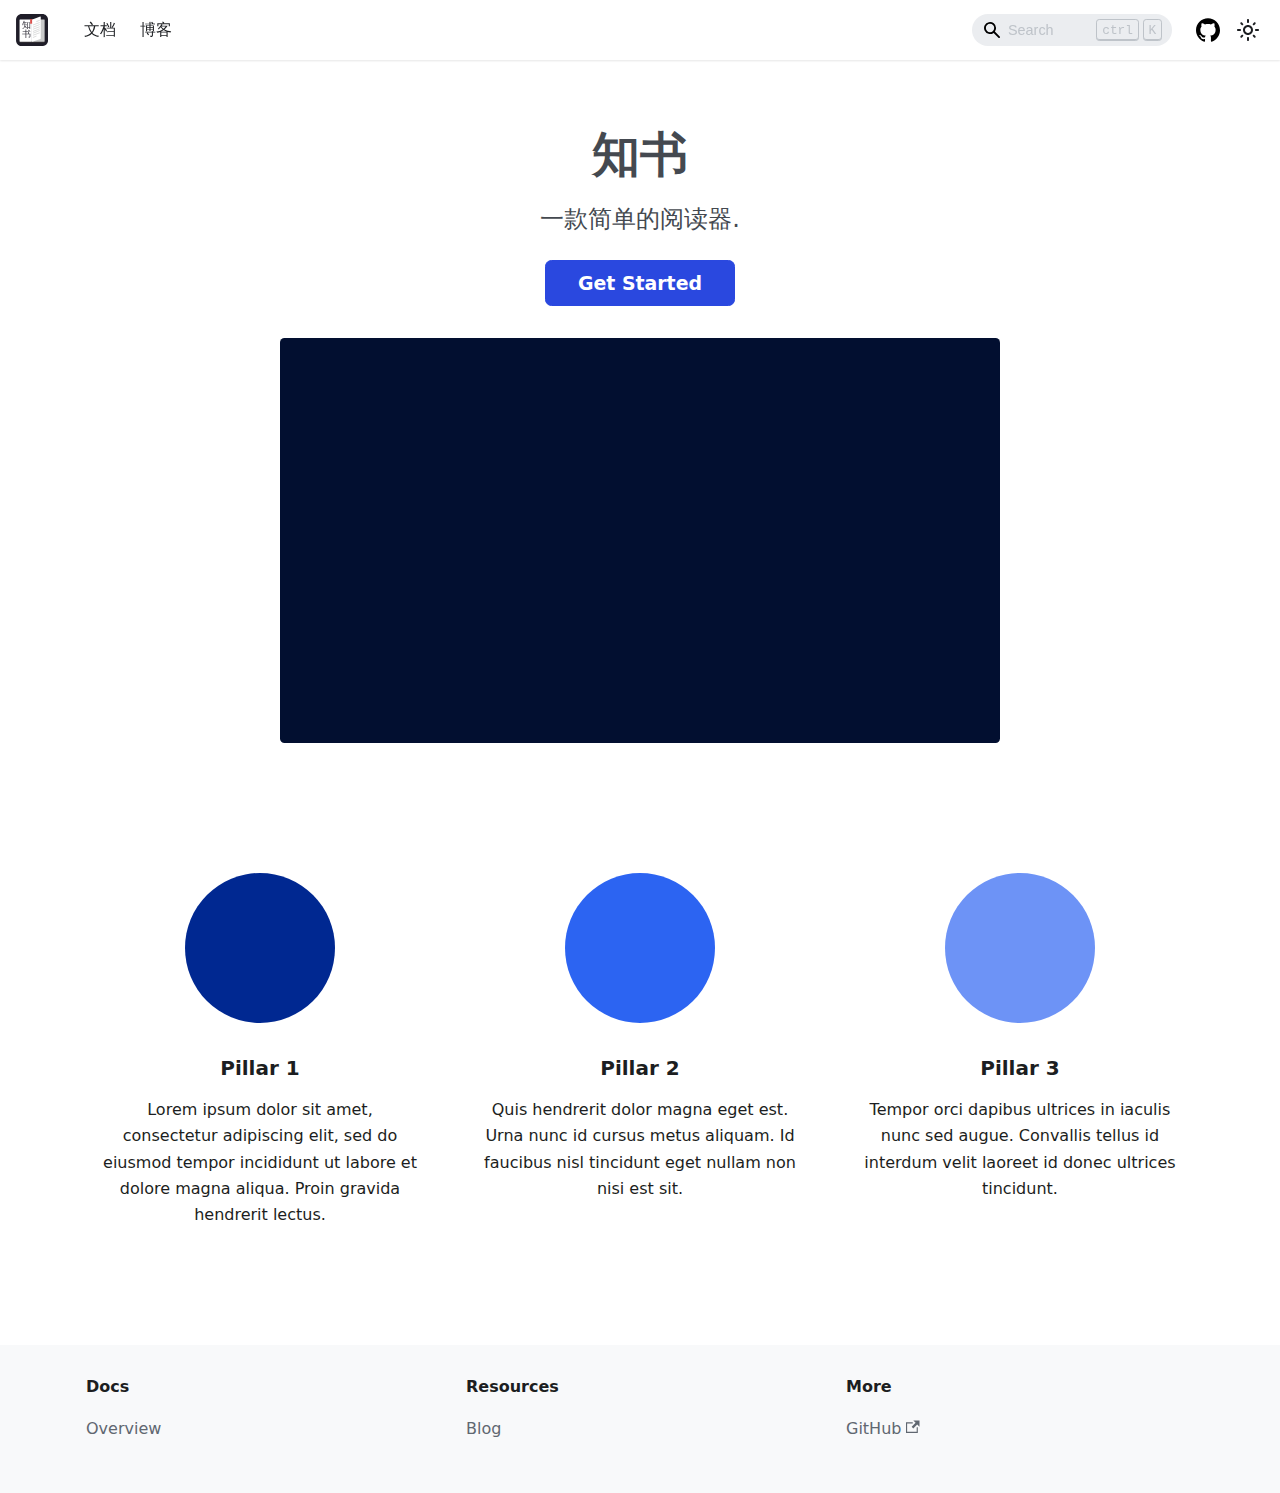
<file: index.html>
<!doctype html>
<html lang="en" dir="ltr" class="plugin-pages plugin-id-default">
<head>
<meta charset="UTF-8">
<meta name="generator" content="Docusaurus v2.4.1">
<title data-rh="true">知书</title><meta data-rh="true" property="og:title" content="知书"><meta data-rh="true" name="viewport" content="width=device-width,initial-scale=1"><meta data-rh="true" name="twitter:card" content="summary_large_image"><meta data-rh="true" property="og:url" content="https://zhishuapp.github.io/"><meta data-rh="true" name="docusaurus_locale" content="en"><meta data-rh="true" name="docusaurus_tag" content="default"><meta data-rh="true" name="docsearch:language" content="en"><meta data-rh="true" name="docsearch:docusaurus_tag" content="default"><meta data-rh="true" name="description" content="The official documentation site for Docs. 一款简单的阅读器.."><meta data-rh="true" property="og:description" content="The official documentation site for Docs. 一款简单的阅读器.."><link data-rh="true" rel="icon" href="/img/favicon.ico"><link data-rh="true" rel="canonical" href="https://zhishuapp.github.io/"><link data-rh="true" rel="alternate" href="https://zhishuapp.github.io/" hreflang="en"><link data-rh="true" rel="alternate" href="https://zhishuapp.github.io/" hreflang="x-default"><script data-rh="true">function maybeInsertBanner(){window.__DOCUSAURUS_INSERT_BASEURL_BANNER&&insertBanner()}function insertBanner(){var n=document.getElementById("__docusaurus-base-url-issue-banner-container");if(n){n.innerHTML='\n<div id="__docusaurus-base-url-issue-banner" style="border: thick solid red; background-color: rgb(255, 230, 179); margin: 20px; padding: 20px; font-size: 20px;">\n   <p style="font-weight: bold; font-size: 30px;">Your Docusaurus site did not load properly.</p>\n   <p>A very common reason is a wrong site <a href="https://docusaurus.io/docs/docusaurus.config.js/#baseUrl" style="font-weight: bold;">baseUrl configuration</a>.</p>\n   <p>Current configured baseUrl = <span style="font-weight: bold; color: red;">/</span>  (default value)</p>\n   <p>We suggest trying baseUrl = <span id="__docusaurus-base-url-issue-banner-suggestion-container" style="font-weight: bold; color: green;"></span></p>\n</div>\n';var e=document.getElementById("__docusaurus-base-url-issue-banner-suggestion-container"),s=window.location.pathname,r="/"===s.substr(-1)?s:s+"/";e.innerHTML=r}}window.__DOCUSAURUS_INSERT_BASEURL_BANNER=!0,document.addEventListener("DOMContentLoaded",maybeInsertBanner)</script><link rel="alternate" type="application/rss+xml" href="/blog/rss.xml" title="知书 RSS Feed">
<link rel="alternate" type="application/atom+xml" href="/blog/atom.xml" title="知书 Atom Feed"><link rel="stylesheet" href="/assets/css/styles.9b16a81a.css">
<link rel="preload" href="/assets/js/runtime~main.4e0daaf4.js" as="script">
<link rel="preload" href="/assets/js/main.67bcb3be.js" as="script">
</head>
<body class="navigation-with-keyboard">
<script>!function(){function t(t){document.documentElement.setAttribute("data-theme",t)}var e=function(){var t=null;try{t=new URLSearchParams(window.location.search).get("docusaurus-theme")}catch(t){}return t}()||function(){var t=null;try{t=localStorage.getItem("theme")}catch(t){}return t}();t(null!==e?e:"light")}()</script><div id="__docusaurus">
<div id="__docusaurus-base-url-issue-banner-container"></div><div role="region" aria-label="Skip to main content"><a class="skipToContent_fXgn" href="#__docusaurus_skipToContent_fallback">Skip to main content</a></div><nav aria-label="Main" class="navbar navbar--fixed-top"><div class="navbar__inner"><div class="navbar__items"><button aria-label="Toggle navigation bar" aria-expanded="false" class="navbar__toggle clean-btn" type="button"><svg width="30" height="30" viewBox="0 0 30 30" aria-hidden="true"><path stroke="currentColor" stroke-linecap="round" stroke-miterlimit="10" stroke-width="2" d="M4 7h22M4 15h22M4 23h22"></path></svg></button><a class="navbar__brand" href="/"><div class="navbar__logo"><img src="/img/logo.svg" alt="知书" class="themedImage_ToTc themedImage--light_HNdA"><img src="/img/logo.svg" alt="知书" class="themedImage_ToTc themedImage--dark_i4oU"></div></a><a class="navbar__item navbar__link" href="/docs/overview">文档</a><a class="navbar__item navbar__link" href="/blog">博客</a></div><div class="navbar__items navbar__items--right"><div class="searchBox_ZlJk"><div class="navbar__search searchBarContainer_NW3z"><input placeholder="Search" aria-label="Search" class="navbar__search-input"><div class="loadingRing_RJI3 searchBarLoadingRing_YnHq"><div></div><div></div><div></div><div></div></div></div></div><a href="https://github.com/zhishuapp" target="_blank" rel="noopener noreferrer" class="navbar__item navbar__link navbar-github-icon" aria-label="GitHub repository"></a><div class="toggle_vylO colorModeToggle_DEke"><button class="clean-btn toggleButton_gllP toggleButtonDisabled_aARS" type="button" disabled="" title="Switch between dark and light mode (currently light mode)" aria-label="Switch between dark and light mode (currently light mode)" aria-live="polite"><svg viewBox="0 0 24 24" width="24" height="24" class="lightToggleIcon_pyhR"><path fill="currentColor" d="M12,9c1.65,0,3,1.35,3,3s-1.35,3-3,3s-3-1.35-3-3S10.35,9,12,9 M12,7c-2.76,0-5,2.24-5,5s2.24,5,5,5s5-2.24,5-5 S14.76,7,12,7L12,7z M2,13l2,0c0.55,0,1-0.45,1-1s-0.45-1-1-1l-2,0c-0.55,0-1,0.45-1,1S1.45,13,2,13z M20,13l2,0c0.55,0,1-0.45,1-1 s-0.45-1-1-1l-2,0c-0.55,0-1,0.45-1,1S19.45,13,20,13z M11,2v2c0,0.55,0.45,1,1,1s1-0.45,1-1V2c0-0.55-0.45-1-1-1S11,1.45,11,2z M11,20v2c0,0.55,0.45,1,1,1s1-0.45,1-1v-2c0-0.55-0.45-1-1-1C11.45,19,11,19.45,11,20z M5.99,4.58c-0.39-0.39-1.03-0.39-1.41,0 c-0.39,0.39-0.39,1.03,0,1.41l1.06,1.06c0.39,0.39,1.03,0.39,1.41,0s0.39-1.03,0-1.41L5.99,4.58z M18.36,16.95 c-0.39-0.39-1.03-0.39-1.41,0c-0.39,0.39-0.39,1.03,0,1.41l1.06,1.06c0.39,0.39,1.03,0.39,1.41,0c0.39-0.39,0.39-1.03,0-1.41 L18.36,16.95z M19.42,5.99c0.39-0.39,0.39-1.03,0-1.41c-0.39-0.39-1.03-0.39-1.41,0l-1.06,1.06c-0.39,0.39-0.39,1.03,0,1.41 s1.03,0.39,1.41,0L19.42,5.99z M7.05,18.36c0.39-0.39,0.39-1.03,0-1.41c-0.39-0.39-1.03-0.39-1.41,0l-1.06,1.06 c-0.39,0.39-0.39,1.03,0,1.41s1.03,0.39,1.41,0L7.05,18.36z"></path></svg><svg viewBox="0 0 24 24" width="24" height="24" class="darkToggleIcon_wfgR"><path fill="currentColor" d="M9.37,5.51C9.19,6.15,9.1,6.82,9.1,7.5c0,4.08,3.32,7.4,7.4,7.4c0.68,0,1.35-0.09,1.99-0.27C17.45,17.19,14.93,19,12,19 c-3.86,0-7-3.14-7-7C5,9.07,6.81,6.55,9.37,5.51z M12,3c-4.97,0-9,4.03-9,9s4.03,9,9,9s9-4.03,9-9c0-0.46-0.04-0.92-0.1-1.36 c-0.98,1.37-2.58,2.26-4.4,2.26c-2.98,0-5.4-2.42-5.4-5.4c0-1.81,0.89-3.42,2.26-4.4C12.92,3.04,12.46,3,12,3L12,3z"></path></svg></button></div></div></div><div role="presentation" class="navbar-sidebar__backdrop"></div></nav><div id="__docusaurus_skipToContent_fallback" class="main-wrapper mainWrapper_z2l0"><header class="hero heroBanner_qdFl"><div class="container"><h1 class="hero__title">知书</h1><p class="hero__subtitle">一款简单的阅读器.</p><div><a class="button button--primary button--lg" href="/docs/overview">Get Started</a></div><img class="heroImage_xZN7" src="img/hero.svg" alt="Hero" width="720"></div></header><main><section class="features_cAfv"><div class="container"><div class="row"><div class="col col--4"><div class="text--center"><svg width="200" height="200" viewBox="0 0 200 200" fill="none" xmlns="http://www.w3.org/2000/svg" class="featureSvg_cxPB" role="img"><circle r="75" transform="matrix(1 0 0 -1 100 100)" fill="#002891"></circle></svg></div><div class="text--center padding-horiz--md"><h3>Pillar 1</h3><p>Lorem ipsum dolor sit amet, consectetur adipiscing elit, sed do eiusmod tempor incididunt ut labore et dolore magna aliqua. Proin gravida hendrerit lectus.</p></div></div><div class="col col--4"><div class="text--center"><svg width="200" height="200" viewBox="0 0 200 200" fill="none" xmlns="http://www.w3.org/2000/svg" class="featureSvg_cxPB" role="img"><circle r="75" transform="matrix(1 0 0 -1 100 100)" fill="#2C64F2"></circle></svg></div><div class="text--center padding-horiz--md"><h3>Pillar 2</h3><p>Quis hendrerit dolor magna eget est. Urna nunc id cursus metus aliquam. Id faucibus nisl tincidunt eget nullam non nisi est sit.</p></div></div><div class="col col--4"><div class="text--center"><svg width="200" height="200" viewBox="0 0 200 200" fill="none" xmlns="http://www.w3.org/2000/svg" class="featureSvg_cxPB" role="img"><circle r="75" transform="matrix(1 0 0 -1 100 100)" fill="#6D93F6"></circle></svg></div><div class="text--center padding-horiz--md"><h3>Pillar 3</h3><p>Tempor orci dapibus ultrices in iaculis nunc sed augue. Convallis tellus id interdum velit laoreet id donec ultrices tincidunt.</p></div></div></div></div></section></main></div><footer class="footer"><div class="container container-fluid"><div class="row footer__links"><div class="col footer__col"><div class="footer__title">Docs</div><ul class="footer__items clean-list"><li class="footer__item"><a class="footer__link-item" href="/docs/overview">Overview</a></li></ul></div><div class="col footer__col"><div class="footer__title">Resources</div><ul class="footer__items clean-list"><li class="footer__item"><a href="#" class="footer__link-item">Blog</a></li></ul></div><div class="col footer__col"><div class="footer__title">More</div><ul class="footer__items clean-list"><li class="footer__item"><a href="https://github.com/zhishuapp" target="_blank" rel="noopener noreferrer" class="footer__link-item">GitHub<svg width="13.5" height="13.5" aria-hidden="true" viewBox="0 0 24 24" class="iconExternalLink_nPIU"><path fill="currentColor" d="M21 13v10h-21v-19h12v2h-10v15h17v-8h2zm3-12h-10.988l4.035 4-6.977 7.07 2.828 2.828 6.977-7.07 4.125 4.172v-11z"></path></svg></a></li></ul></div></div></div></footer></div>
<script src="/assets/js/runtime~main.4e0daaf4.js"></script>
<script src="/assets/js/main.67bcb3be.js"></script>
</body>
</html>
</file>
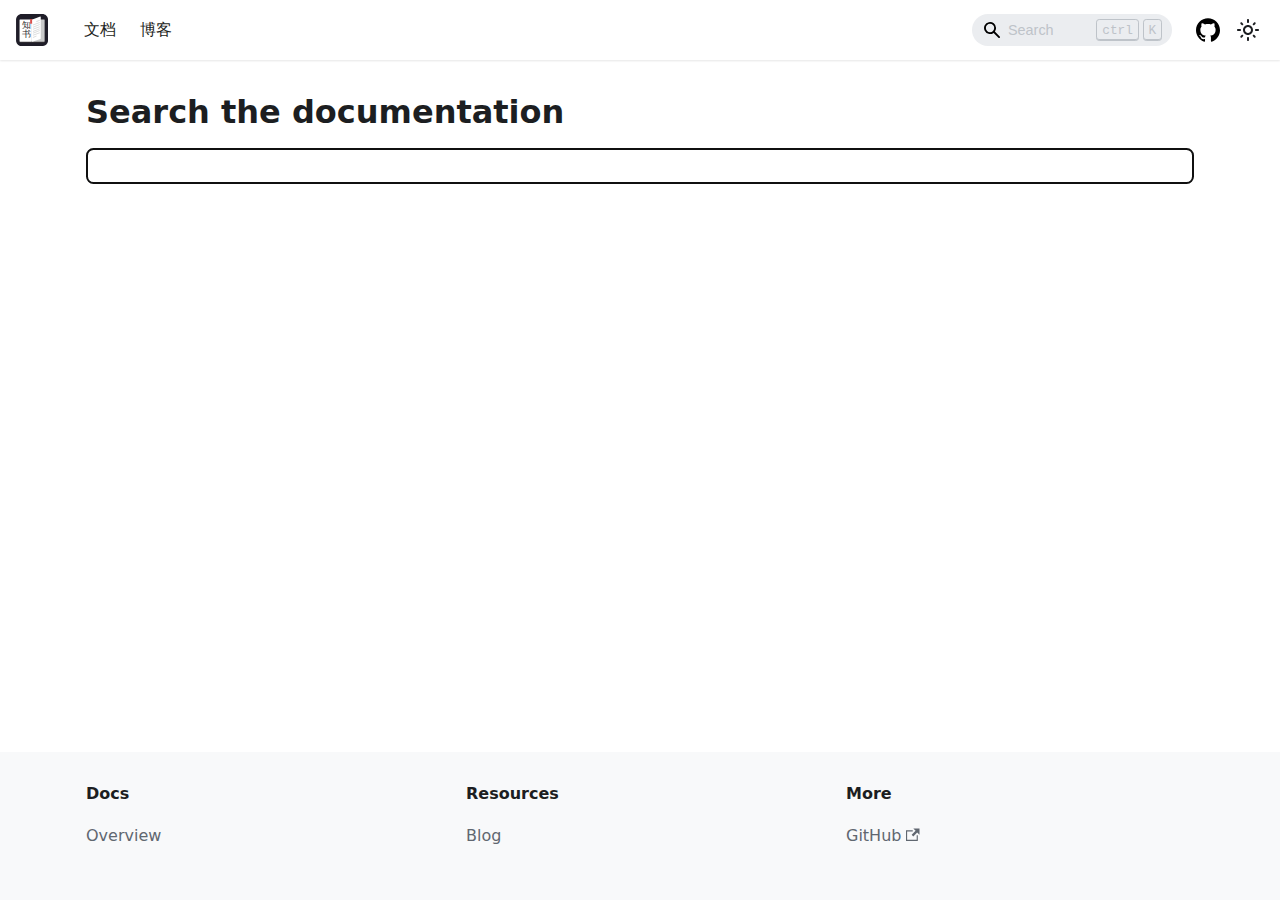
<file: search/index.html>
<!doctype html>
<html lang="en" dir="ltr" class="plugin-@easyops-cn/docusaurus-search-local plugin-id-default">
<head>
<meta charset="UTF-8">
<meta name="generator" content="Docusaurus v2.4.1">
<title data-rh="true">Search the documentation</title><meta data-rh="true" property="og:title" content="知书"><meta data-rh="true" name="viewport" content="width=device-width,initial-scale=1"><meta data-rh="true" name="twitter:card" content="summary_large_image"><meta data-rh="true" property="og:url" content="https://zhishuapp.github.io/search"><meta data-rh="true" name="docusaurus_locale" content="en"><meta data-rh="true" name="docusaurus_tag" content="default"><meta data-rh="true" name="docsearch:language" content="en"><meta data-rh="true" name="docsearch:docusaurus_tag" content="default"><meta data-rh="true" property="robots" content="noindex, follow"><link data-rh="true" rel="icon" href="/img/favicon.ico"><link data-rh="true" rel="canonical" href="https://zhishuapp.github.io/search"><link data-rh="true" rel="alternate" href="https://zhishuapp.github.io/search" hreflang="en"><link data-rh="true" rel="alternate" href="https://zhishuapp.github.io/search" hreflang="x-default"><link rel="alternate" type="application/rss+xml" href="/blog/rss.xml" title="知书 RSS Feed">
<link rel="alternate" type="application/atom+xml" href="/blog/atom.xml" title="知书 Atom Feed"><link rel="stylesheet" href="/assets/css/styles.9b16a81a.css">
<link rel="preload" href="/assets/js/runtime~main.4e0daaf4.js" as="script">
<link rel="preload" href="/assets/js/main.67bcb3be.js" as="script">
</head>
<body class="navigation-with-keyboard">
<script>!function(){function t(t){document.documentElement.setAttribute("data-theme",t)}var e=function(){var t=null;try{t=new URLSearchParams(window.location.search).get("docusaurus-theme")}catch(t){}return t}()||function(){var t=null;try{t=localStorage.getItem("theme")}catch(t){}return t}();t(null!==e?e:"light")}()</script><div id="__docusaurus">
<div role="region" aria-label="Skip to main content"><a class="skipToContent_fXgn" href="#__docusaurus_skipToContent_fallback">Skip to main content</a></div><nav aria-label="Main" class="navbar navbar--fixed-top"><div class="navbar__inner"><div class="navbar__items"><button aria-label="Toggle navigation bar" aria-expanded="false" class="navbar__toggle clean-btn" type="button"><svg width="30" height="30" viewBox="0 0 30 30" aria-hidden="true"><path stroke="currentColor" stroke-linecap="round" stroke-miterlimit="10" stroke-width="2" d="M4 7h22M4 15h22M4 23h22"></path></svg></button><a class="navbar__brand" href="/"><div class="navbar__logo"><img src="/img/logo.svg" alt="知书" class="themedImage_ToTc themedImage--light_HNdA"><img src="/img/logo.svg" alt="知书" class="themedImage_ToTc themedImage--dark_i4oU"></div></a><a class="navbar__item navbar__link" href="/docs/overview">文档</a><a class="navbar__item navbar__link" href="/blog">博客</a></div><div class="navbar__items navbar__items--right"><div class="searchBox_ZlJk"><div class="navbar__search searchBarContainer_NW3z"><input placeholder="Search" aria-label="Search" class="navbar__search-input"><div class="loadingRing_RJI3 searchBarLoadingRing_YnHq"><div></div><div></div><div></div><div></div></div></div></div><a href="https://github.com/zhishuapp" target="_blank" rel="noopener noreferrer" class="navbar__item navbar__link navbar-github-icon" aria-label="GitHub repository"></a><div class="toggle_vylO colorModeToggle_DEke"><button class="clean-btn toggleButton_gllP toggleButtonDisabled_aARS" type="button" disabled="" title="Switch between dark and light mode (currently light mode)" aria-label="Switch between dark and light mode (currently light mode)" aria-live="polite"><svg viewBox="0 0 24 24" width="24" height="24" class="lightToggleIcon_pyhR"><path fill="currentColor" d="M12,9c1.65,0,3,1.35,3,3s-1.35,3-3,3s-3-1.35-3-3S10.35,9,12,9 M12,7c-2.76,0-5,2.24-5,5s2.24,5,5,5s5-2.24,5-5 S14.76,7,12,7L12,7z M2,13l2,0c0.55,0,1-0.45,1-1s-0.45-1-1-1l-2,0c-0.55,0-1,0.45-1,1S1.45,13,2,13z M20,13l2,0c0.55,0,1-0.45,1-1 s-0.45-1-1-1l-2,0c-0.55,0-1,0.45-1,1S19.45,13,20,13z M11,2v2c0,0.55,0.45,1,1,1s1-0.45,1-1V2c0-0.55-0.45-1-1-1S11,1.45,11,2z M11,20v2c0,0.55,0.45,1,1,1s1-0.45,1-1v-2c0-0.55-0.45-1-1-1C11.45,19,11,19.45,11,20z M5.99,4.58c-0.39-0.39-1.03-0.39-1.41,0 c-0.39,0.39-0.39,1.03,0,1.41l1.06,1.06c0.39,0.39,1.03,0.39,1.41,0s0.39-1.03,0-1.41L5.99,4.58z M18.36,16.95 c-0.39-0.39-1.03-0.39-1.41,0c-0.39,0.39-0.39,1.03,0,1.41l1.06,1.06c0.39,0.39,1.03,0.39,1.41,0c0.39-0.39,0.39-1.03,0-1.41 L18.36,16.95z M19.42,5.99c0.39-0.39,0.39-1.03,0-1.41c-0.39-0.39-1.03-0.39-1.41,0l-1.06,1.06c-0.39,0.39-0.39,1.03,0,1.41 s1.03,0.39,1.41,0L19.42,5.99z M7.05,18.36c0.39-0.39,0.39-1.03,0-1.41c-0.39-0.39-1.03-0.39-1.41,0l-1.06,1.06 c-0.39,0.39-0.39,1.03,0,1.41s1.03,0.39,1.41,0L7.05,18.36z"></path></svg><svg viewBox="0 0 24 24" width="24" height="24" class="darkToggleIcon_wfgR"><path fill="currentColor" d="M9.37,5.51C9.19,6.15,9.1,6.82,9.1,7.5c0,4.08,3.32,7.4,7.4,7.4c0.68,0,1.35-0.09,1.99-0.27C17.45,17.19,14.93,19,12,19 c-3.86,0-7-3.14-7-7C5,9.07,6.81,6.55,9.37,5.51z M12,3c-4.97,0-9,4.03-9,9s4.03,9,9,9s9-4.03,9-9c0-0.46-0.04-0.92-0.1-1.36 c-0.98,1.37-2.58,2.26-4.4,2.26c-2.98,0-5.4-2.42-5.4-5.4c0-1.81,0.89-3.42,2.26-4.4C12.92,3.04,12.46,3,12,3L12,3z"></path></svg></button></div></div></div><div role="presentation" class="navbar-sidebar__backdrop"></div></nav><div id="__docusaurus_skipToContent_fallback" class="main-wrapper mainWrapper_z2l0"><div class="container margin-vert--lg"><h1>Search the documentation</h1><div class="row"><div class="col col--12"><input type="search" name="q" class="searchQueryInput_CFBF" aria-label="Search" autocomplete="off" autofocus=""></div></div><section></section></div></div><footer class="footer"><div class="container container-fluid"><div class="row footer__links"><div class="col footer__col"><div class="footer__title">Docs</div><ul class="footer__items clean-list"><li class="footer__item"><a class="footer__link-item" href="/docs/overview">Overview</a></li></ul></div><div class="col footer__col"><div class="footer__title">Resources</div><ul class="footer__items clean-list"><li class="footer__item"><a href="#" class="footer__link-item">Blog</a></li></ul></div><div class="col footer__col"><div class="footer__title">More</div><ul class="footer__items clean-list"><li class="footer__item"><a href="https://github.com/zhishuapp" target="_blank" rel="noopener noreferrer" class="footer__link-item">GitHub<svg width="13.5" height="13.5" aria-hidden="true" viewBox="0 0 24 24" class="iconExternalLink_nPIU"><path fill="currentColor" d="M21 13v10h-21v-19h12v2h-10v15h17v-8h2zm3-12h-10.988l4.035 4-6.977 7.07 2.828 2.828 6.977-7.07 4.125 4.172v-11z"></path></svg></a></li></ul></div></div></div></footer></div>
<script src="/assets/js/runtime~main.4e0daaf4.js"></script>
<script src="/assets/js/main.67bcb3be.js"></script>
</body>
</html>
</file>
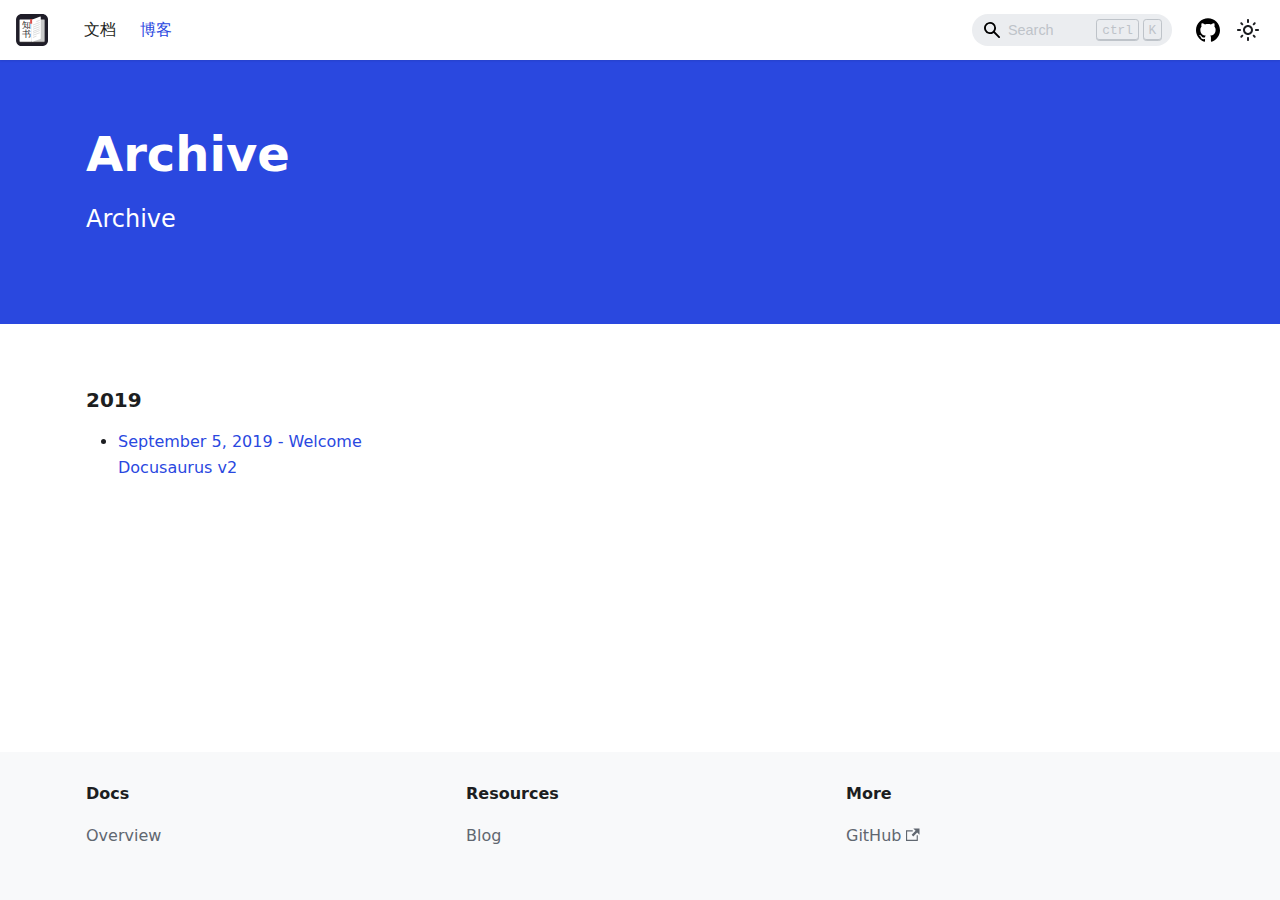
<file: blog/archive/index.html>
<!doctype html>
<html lang="en" dir="ltr" class="plugin-blog plugin-id-default">
<head>
<meta charset="UTF-8">
<meta name="generator" content="Docusaurus v2.4.1">
<title data-rh="true">Archive | 知书</title><meta data-rh="true" name="viewport" content="width=device-width,initial-scale=1"><meta data-rh="true" name="twitter:card" content="summary_large_image"><meta data-rh="true" property="og:url" content="https://zhishuapp.github.io/blog/archive"><meta data-rh="true" name="docusaurus_locale" content="en"><meta data-rh="true" name="docusaurus_tag" content="default"><meta data-rh="true" name="docsearch:language" content="en"><meta data-rh="true" name="docsearch:docusaurus_tag" content="default"><meta data-rh="true" property="og:title" content="Archive | 知书"><meta data-rh="true" name="description" content="Archive"><meta data-rh="true" property="og:description" content="Archive"><link data-rh="true" rel="icon" href="/img/favicon.ico"><link data-rh="true" rel="canonical" href="https://zhishuapp.github.io/blog/archive"><link data-rh="true" rel="alternate" href="https://zhishuapp.github.io/blog/archive" hreflang="en"><link data-rh="true" rel="alternate" href="https://zhishuapp.github.io/blog/archive" hreflang="x-default"><link rel="alternate" type="application/rss+xml" href="/blog/rss.xml" title="知书 RSS Feed">
<link rel="alternate" type="application/atom+xml" href="/blog/atom.xml" title="知书 Atom Feed"><link rel="stylesheet" href="/assets/css/styles.9b16a81a.css">
<link rel="preload" href="/assets/js/runtime~main.4e0daaf4.js" as="script">
<link rel="preload" href="/assets/js/main.67bcb3be.js" as="script">
</head>
<body class="navigation-with-keyboard">
<script>!function(){function t(t){document.documentElement.setAttribute("data-theme",t)}var e=function(){var t=null;try{t=new URLSearchParams(window.location.search).get("docusaurus-theme")}catch(t){}return t}()||function(){var t=null;try{t=localStorage.getItem("theme")}catch(t){}return t}();t(null!==e?e:"light")}()</script><div id="__docusaurus">
<div role="region" aria-label="Skip to main content"><a class="skipToContent_fXgn" href="#__docusaurus_skipToContent_fallback">Skip to main content</a></div><nav aria-label="Main" class="navbar navbar--fixed-top"><div class="navbar__inner"><div class="navbar__items"><button aria-label="Toggle navigation bar" aria-expanded="false" class="navbar__toggle clean-btn" type="button"><svg width="30" height="30" viewBox="0 0 30 30" aria-hidden="true"><path stroke="currentColor" stroke-linecap="round" stroke-miterlimit="10" stroke-width="2" d="M4 7h22M4 15h22M4 23h22"></path></svg></button><a class="navbar__brand" href="/"><div class="navbar__logo"><img src="/img/logo.svg" alt="知书" class="themedImage_ToTc themedImage--light_HNdA"><img src="/img/logo.svg" alt="知书" class="themedImage_ToTc themedImage--dark_i4oU"></div></a><a class="navbar__item navbar__link" href="/docs/overview">文档</a><a aria-current="page" class="navbar__item navbar__link navbar__link--active" href="/blog">博客</a></div><div class="navbar__items navbar__items--right"><div class="searchBox_ZlJk"><div class="navbar__search searchBarContainer_NW3z"><input placeholder="Search" aria-label="Search" class="navbar__search-input"><div class="loadingRing_RJI3 searchBarLoadingRing_YnHq"><div></div><div></div><div></div><div></div></div></div></div><a href="https://github.com/zhishuapp" target="_blank" rel="noopener noreferrer" class="navbar__item navbar__link navbar-github-icon" aria-label="GitHub repository"></a><div class="toggle_vylO colorModeToggle_DEke"><button class="clean-btn toggleButton_gllP toggleButtonDisabled_aARS" type="button" disabled="" title="Switch between dark and light mode (currently light mode)" aria-label="Switch between dark and light mode (currently light mode)" aria-live="polite"><svg viewBox="0 0 24 24" width="24" height="24" class="lightToggleIcon_pyhR"><path fill="currentColor" d="M12,9c1.65,0,3,1.35,3,3s-1.35,3-3,3s-3-1.35-3-3S10.35,9,12,9 M12,7c-2.76,0-5,2.24-5,5s2.24,5,5,5s5-2.24,5-5 S14.76,7,12,7L12,7z M2,13l2,0c0.55,0,1-0.45,1-1s-0.45-1-1-1l-2,0c-0.55,0-1,0.45-1,1S1.45,13,2,13z M20,13l2,0c0.55,0,1-0.45,1-1 s-0.45-1-1-1l-2,0c-0.55,0-1,0.45-1,1S19.45,13,20,13z M11,2v2c0,0.55,0.45,1,1,1s1-0.45,1-1V2c0-0.55-0.45-1-1-1S11,1.45,11,2z M11,20v2c0,0.55,0.45,1,1,1s1-0.45,1-1v-2c0-0.55-0.45-1-1-1C11.45,19,11,19.45,11,20z M5.99,4.58c-0.39-0.39-1.03-0.39-1.41,0 c-0.39,0.39-0.39,1.03,0,1.41l1.06,1.06c0.39,0.39,1.03,0.39,1.41,0s0.39-1.03,0-1.41L5.99,4.58z M18.36,16.95 c-0.39-0.39-1.03-0.39-1.41,0c-0.39,0.39-0.39,1.03,0,1.41l1.06,1.06c0.39,0.39,1.03,0.39,1.41,0c0.39-0.39,0.39-1.03,0-1.41 L18.36,16.95z M19.42,5.99c0.39-0.39,0.39-1.03,0-1.41c-0.39-0.39-1.03-0.39-1.41,0l-1.06,1.06c-0.39,0.39-0.39,1.03,0,1.41 s1.03,0.39,1.41,0L19.42,5.99z M7.05,18.36c0.39-0.39,0.39-1.03,0-1.41c-0.39-0.39-1.03-0.39-1.41,0l-1.06,1.06 c-0.39,0.39-0.39,1.03,0,1.41s1.03,0.39,1.41,0L7.05,18.36z"></path></svg><svg viewBox="0 0 24 24" width="24" height="24" class="darkToggleIcon_wfgR"><path fill="currentColor" d="M9.37,5.51C9.19,6.15,9.1,6.82,9.1,7.5c0,4.08,3.32,7.4,7.4,7.4c0.68,0,1.35-0.09,1.99-0.27C17.45,17.19,14.93,19,12,19 c-3.86,0-7-3.14-7-7C5,9.07,6.81,6.55,9.37,5.51z M12,3c-4.97,0-9,4.03-9,9s4.03,9,9,9s9-4.03,9-9c0-0.46-0.04-0.92-0.1-1.36 c-0.98,1.37-2.58,2.26-4.4,2.26c-2.98,0-5.4-2.42-5.4-5.4c0-1.81,0.89-3.42,2.26-4.4C12.92,3.04,12.46,3,12,3L12,3z"></path></svg></button></div></div></div><div role="presentation" class="navbar-sidebar__backdrop"></div></nav><div id="__docusaurus_skipToContent_fallback" class="main-wrapper mainWrapper_z2l0"><header class="hero hero--primary"><div class="container"><h1 class="hero__title">Archive</h1><p class="hero__subtitle">Archive</p></div></header><main><section class="margin-vert--lg"><div class="container"><div class="row"><div class="col col--4 margin-vert--lg"><h3>2019</h3><ul><li><a href="/blog/welcome-docusaurus-v2">September 5, 2019<!-- --> - <!-- -->Welcome Docusaurus v2</a></li></ul></div></div></div></section></main></div><footer class="footer"><div class="container container-fluid"><div class="row footer__links"><div class="col footer__col"><div class="footer__title">Docs</div><ul class="footer__items clean-list"><li class="footer__item"><a class="footer__link-item" href="/docs/overview">Overview</a></li></ul></div><div class="col footer__col"><div class="footer__title">Resources</div><ul class="footer__items clean-list"><li class="footer__item"><a href="#" class="footer__link-item">Blog</a></li></ul></div><div class="col footer__col"><div class="footer__title">More</div><ul class="footer__items clean-list"><li class="footer__item"><a href="https://github.com/zhishuapp" target="_blank" rel="noopener noreferrer" class="footer__link-item">GitHub<svg width="13.5" height="13.5" aria-hidden="true" viewBox="0 0 24 24" class="iconExternalLink_nPIU"><path fill="currentColor" d="M21 13v10h-21v-19h12v2h-10v15h17v-8h2zm3-12h-10.988l4.035 4-6.977 7.07 2.828 2.828 6.977-7.07 4.125 4.172v-11z"></path></svg></a></li></ul></div></div></div></footer></div>
<script src="/assets/js/runtime~main.4e0daaf4.js"></script>
<script src="/assets/js/main.67bcb3be.js"></script>
</body>
</html>
</file>
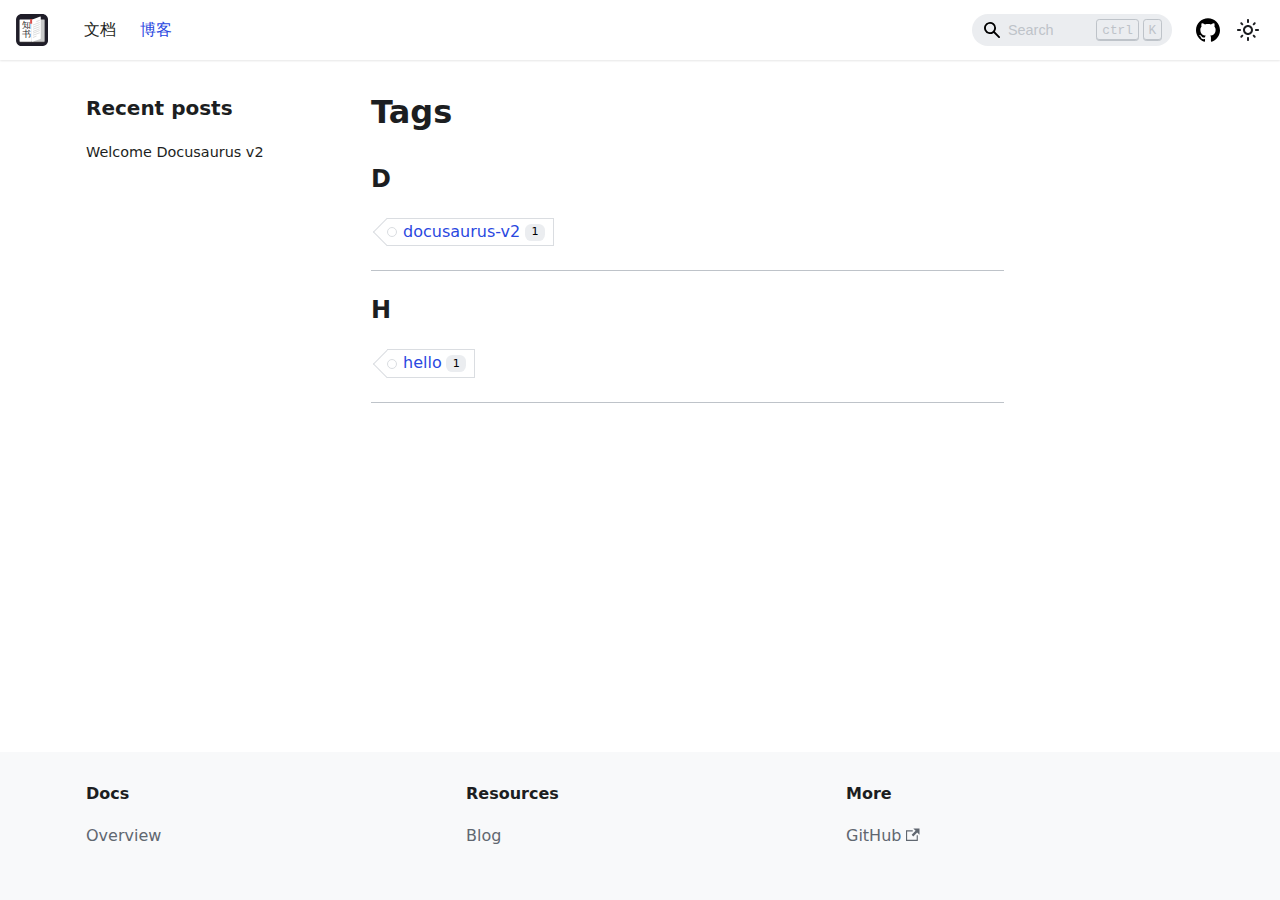
<file: blog/tags/index.html>
<!doctype html>
<html lang="en" dir="ltr" class="blog-wrapper blog-tags-list-page plugin-blog plugin-id-default">
<head>
<meta charset="UTF-8">
<meta name="generator" content="Docusaurus v2.4.1">
<title data-rh="true">Tags | 知书</title><meta data-rh="true" name="viewport" content="width=device-width,initial-scale=1"><meta data-rh="true" name="twitter:card" content="summary_large_image"><meta data-rh="true" property="og:url" content="https://zhishuapp.github.io/blog/tags"><meta data-rh="true" name="docusaurus_locale" content="en"><meta data-rh="true" name="docsearch:language" content="en"><meta data-rh="true" property="og:title" content="Tags | 知书"><meta data-rh="true" name="docusaurus_tag" content="blog_tags_list"><meta data-rh="true" name="docsearch:docusaurus_tag" content="blog_tags_list"><link data-rh="true" rel="icon" href="/img/favicon.ico"><link data-rh="true" rel="canonical" href="https://zhishuapp.github.io/blog/tags"><link data-rh="true" rel="alternate" href="https://zhishuapp.github.io/blog/tags" hreflang="en"><link data-rh="true" rel="alternate" href="https://zhishuapp.github.io/blog/tags" hreflang="x-default"><link rel="alternate" type="application/rss+xml" href="/blog/rss.xml" title="知书 RSS Feed">
<link rel="alternate" type="application/atom+xml" href="/blog/atom.xml" title="知书 Atom Feed"><link rel="stylesheet" href="/assets/css/styles.9b16a81a.css">
<link rel="preload" href="/assets/js/runtime~main.4e0daaf4.js" as="script">
<link rel="preload" href="/assets/js/main.67bcb3be.js" as="script">
</head>
<body class="navigation-with-keyboard">
<script>!function(){function t(t){document.documentElement.setAttribute("data-theme",t)}var e=function(){var t=null;try{t=new URLSearchParams(window.location.search).get("docusaurus-theme")}catch(t){}return t}()||function(){var t=null;try{t=localStorage.getItem("theme")}catch(t){}return t}();t(null!==e?e:"light")}()</script><div id="__docusaurus">
<div role="region" aria-label="Skip to main content"><a class="skipToContent_fXgn" href="#__docusaurus_skipToContent_fallback">Skip to main content</a></div><nav aria-label="Main" class="navbar navbar--fixed-top"><div class="navbar__inner"><div class="navbar__items"><button aria-label="Toggle navigation bar" aria-expanded="false" class="navbar__toggle clean-btn" type="button"><svg width="30" height="30" viewBox="0 0 30 30" aria-hidden="true"><path stroke="currentColor" stroke-linecap="round" stroke-miterlimit="10" stroke-width="2" d="M4 7h22M4 15h22M4 23h22"></path></svg></button><a class="navbar__brand" href="/"><div class="navbar__logo"><img src="/img/logo.svg" alt="知书" class="themedImage_ToTc themedImage--light_HNdA"><img src="/img/logo.svg" alt="知书" class="themedImage_ToTc themedImage--dark_i4oU"></div></a><a class="navbar__item navbar__link" href="/docs/overview">文档</a><a aria-current="page" class="navbar__item navbar__link navbar__link--active" href="/blog">博客</a></div><div class="navbar__items navbar__items--right"><div class="searchBox_ZlJk"><div class="navbar__search searchBarContainer_NW3z"><input placeholder="Search" aria-label="Search" class="navbar__search-input"><div class="loadingRing_RJI3 searchBarLoadingRing_YnHq"><div></div><div></div><div></div><div></div></div></div></div><a href="https://github.com/zhishuapp" target="_blank" rel="noopener noreferrer" class="navbar__item navbar__link navbar-github-icon" aria-label="GitHub repository"></a><div class="toggle_vylO colorModeToggle_DEke"><button class="clean-btn toggleButton_gllP toggleButtonDisabled_aARS" type="button" disabled="" title="Switch between dark and light mode (currently light mode)" aria-label="Switch between dark and light mode (currently light mode)" aria-live="polite"><svg viewBox="0 0 24 24" width="24" height="24" class="lightToggleIcon_pyhR"><path fill="currentColor" d="M12,9c1.65,0,3,1.35,3,3s-1.35,3-3,3s-3-1.35-3-3S10.35,9,12,9 M12,7c-2.76,0-5,2.24-5,5s2.24,5,5,5s5-2.24,5-5 S14.76,7,12,7L12,7z M2,13l2,0c0.55,0,1-0.45,1-1s-0.45-1-1-1l-2,0c-0.55,0-1,0.45-1,1S1.45,13,2,13z M20,13l2,0c0.55,0,1-0.45,1-1 s-0.45-1-1-1l-2,0c-0.55,0-1,0.45-1,1S19.45,13,20,13z M11,2v2c0,0.55,0.45,1,1,1s1-0.45,1-1V2c0-0.55-0.45-1-1-1S11,1.45,11,2z M11,20v2c0,0.55,0.45,1,1,1s1-0.45,1-1v-2c0-0.55-0.45-1-1-1C11.45,19,11,19.45,11,20z M5.99,4.58c-0.39-0.39-1.03-0.39-1.41,0 c-0.39,0.39-0.39,1.03,0,1.41l1.06,1.06c0.39,0.39,1.03,0.39,1.41,0s0.39-1.03,0-1.41L5.99,4.58z M18.36,16.95 c-0.39-0.39-1.03-0.39-1.41,0c-0.39,0.39-0.39,1.03,0,1.41l1.06,1.06c0.39,0.39,1.03,0.39,1.41,0c0.39-0.39,0.39-1.03,0-1.41 L18.36,16.95z M19.42,5.99c0.39-0.39,0.39-1.03,0-1.41c-0.39-0.39-1.03-0.39-1.41,0l-1.06,1.06c-0.39,0.39-0.39,1.03,0,1.41 s1.03,0.39,1.41,0L19.42,5.99z M7.05,18.36c0.39-0.39,0.39-1.03,0-1.41c-0.39-0.39-1.03-0.39-1.41,0l-1.06,1.06 c-0.39,0.39-0.39,1.03,0,1.41s1.03,0.39,1.41,0L7.05,18.36z"></path></svg><svg viewBox="0 0 24 24" width="24" height="24" class="darkToggleIcon_wfgR"><path fill="currentColor" d="M9.37,5.51C9.19,6.15,9.1,6.82,9.1,7.5c0,4.08,3.32,7.4,7.4,7.4c0.68,0,1.35-0.09,1.99-0.27C17.45,17.19,14.93,19,12,19 c-3.86,0-7-3.14-7-7C5,9.07,6.81,6.55,9.37,5.51z M12,3c-4.97,0-9,4.03-9,9s4.03,9,9,9s9-4.03,9-9c0-0.46-0.04-0.92-0.1-1.36 c-0.98,1.37-2.58,2.26-4.4,2.26c-2.98,0-5.4-2.42-5.4-5.4c0-1.81,0.89-3.42,2.26-4.4C12.92,3.04,12.46,3,12,3L12,3z"></path></svg></button></div></div></div><div role="presentation" class="navbar-sidebar__backdrop"></div></nav><div id="__docusaurus_skipToContent_fallback" class="main-wrapper mainWrapper_z2l0"><div class="container margin-vert--lg"><div class="row"><aside class="col col--3"><nav class="sidebar_re4s thin-scrollbar" aria-label="Blog recent posts navigation"><div class="sidebarItemTitle_pO2u margin-bottom--md">Recent posts</div><ul class="sidebarItemList_Yudw clean-list"><li class="sidebarItem__DBe"><a class="sidebarItemLink_mo7H" href="/blog/welcome-docusaurus-v2">Welcome Docusaurus v2</a></li></ul></nav></aside><main class="col col--7" itemscope="" itemtype="http://schema.org/Blog"><h1>Tags</h1><section class="margin-vert--lg"><article><h2>D</h2><ul class="padding--none"><li class="tag_Nnez"><a class="tag_zVej tagWithCount_h2kH" href="/blog/tags/docusaurus-v-2">docusaurus-v2<span>1</span></a></li></ul><hr></article><article><h2>H</h2><ul class="padding--none"><li class="tag_Nnez"><a class="tag_zVej tagWithCount_h2kH" href="/blog/tags/hello">hello<span>1</span></a></li></ul><hr></article></section></main></div></div></div><footer class="footer"><div class="container container-fluid"><div class="row footer__links"><div class="col footer__col"><div class="footer__title">Docs</div><ul class="footer__items clean-list"><li class="footer__item"><a class="footer__link-item" href="/docs/overview">Overview</a></li></ul></div><div class="col footer__col"><div class="footer__title">Resources</div><ul class="footer__items clean-list"><li class="footer__item"><a href="#" class="footer__link-item">Blog</a></li></ul></div><div class="col footer__col"><div class="footer__title">More</div><ul class="footer__items clean-list"><li class="footer__item"><a href="https://github.com/zhishuapp" target="_blank" rel="noopener noreferrer" class="footer__link-item">GitHub<svg width="13.5" height="13.5" aria-hidden="true" viewBox="0 0 24 24" class="iconExternalLink_nPIU"><path fill="currentColor" d="M21 13v10h-21v-19h12v2h-10v15h17v-8h2zm3-12h-10.988l4.035 4-6.977 7.07 2.828 2.828 6.977-7.07 4.125 4.172v-11z"></path></svg></a></li></ul></div></div></div></footer></div>
<script src="/assets/js/runtime~main.4e0daaf4.js"></script>
<script src="/assets/js/main.67bcb3be.js"></script>
</body>
</html>
</file>
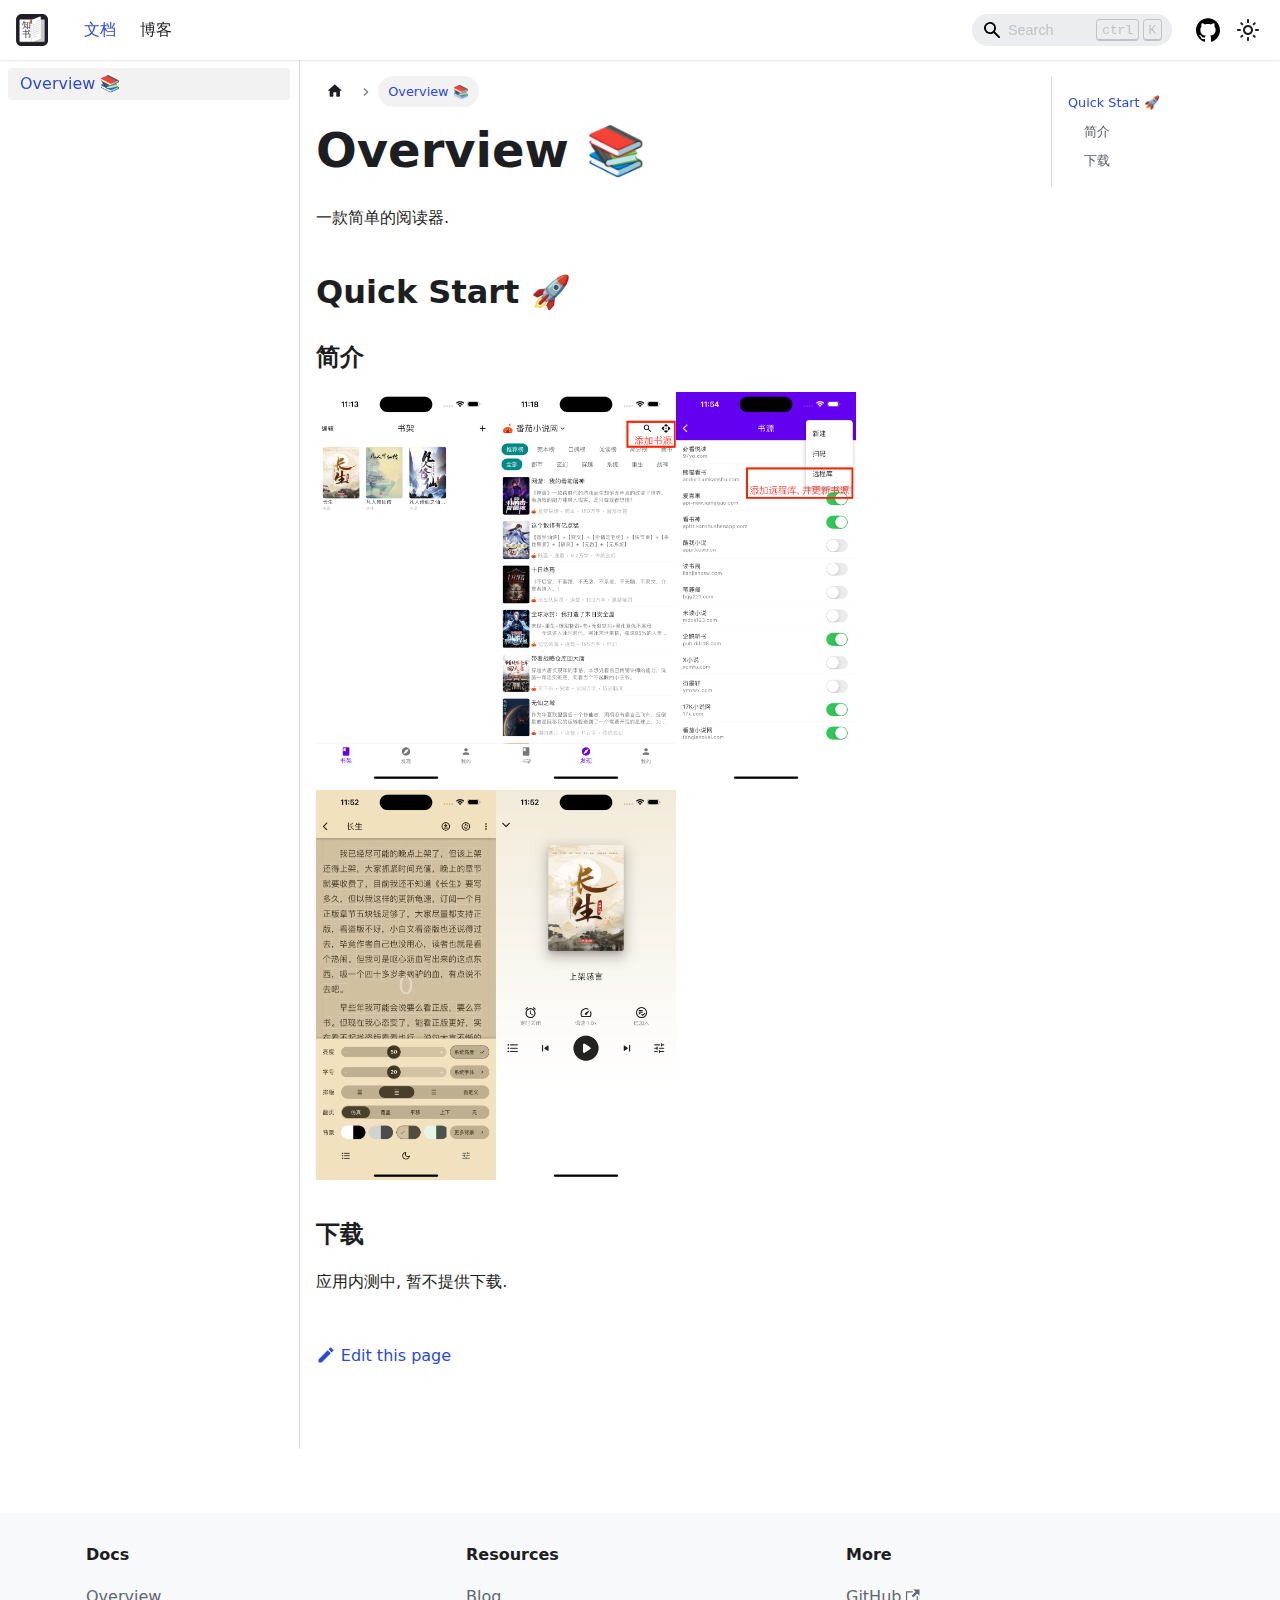
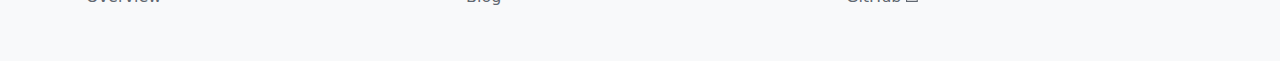
<file: docs/overview/index.html>
<!doctype html>
<html lang="en" dir="ltr" class="docs-wrapper docs-doc-page docs-version-current plugin-docs plugin-id-default docs-doc-id-overview">
<head>
<meta charset="UTF-8">
<meta name="generator" content="Docusaurus v2.4.1">
<title data-rh="true">Overview 📚 | 知书</title><meta data-rh="true" name="viewport" content="width=device-width,initial-scale=1"><meta data-rh="true" name="twitter:card" content="summary_large_image"><meta data-rh="true" property="og:url" content="https://zhishuapp.github.io/docs/overview"><meta data-rh="true" name="docusaurus_locale" content="en"><meta data-rh="true" name="docsearch:language" content="en"><meta data-rh="true" name="docusaurus_version" content="current"><meta data-rh="true" name="docusaurus_tag" content="docs-default-current"><meta data-rh="true" name="docsearch:version" content="current"><meta data-rh="true" name="docsearch:docusaurus_tag" content="docs-default-current"><meta data-rh="true" property="og:title" content="Overview 📚 | 知书"><meta data-rh="true" name="description" content="一款简单的阅读器."><meta data-rh="true" property="og:description" content="一款简单的阅读器."><link data-rh="true" rel="icon" href="/img/favicon.ico"><link data-rh="true" rel="canonical" href="https://zhishuapp.github.io/docs/overview"><link data-rh="true" rel="alternate" href="https://zhishuapp.github.io/docs/overview" hreflang="en"><link data-rh="true" rel="alternate" href="https://zhishuapp.github.io/docs/overview" hreflang="x-default"><link rel="alternate" type="application/rss+xml" href="/blog/rss.xml" title="知书 RSS Feed">
<link rel="alternate" type="application/atom+xml" href="/blog/atom.xml" title="知书 Atom Feed"><link rel="stylesheet" href="/assets/css/styles.9b16a81a.css">
<link rel="preload" href="/assets/js/runtime~main.4e0daaf4.js" as="script">
<link rel="preload" href="/assets/js/main.67bcb3be.js" as="script">
</head>
<body class="navigation-with-keyboard">
<script>!function(){function t(t){document.documentElement.setAttribute("data-theme",t)}var e=function(){var t=null;try{t=new URLSearchParams(window.location.search).get("docusaurus-theme")}catch(t){}return t}()||function(){var t=null;try{t=localStorage.getItem("theme")}catch(t){}return t}();t(null!==e?e:"light")}()</script><div id="__docusaurus">
<div role="region" aria-label="Skip to main content"><a class="skipToContent_fXgn" href="#__docusaurus_skipToContent_fallback">Skip to main content</a></div><nav aria-label="Main" class="navbar navbar--fixed-top"><div class="navbar__inner"><div class="navbar__items"><button aria-label="Toggle navigation bar" aria-expanded="false" class="navbar__toggle clean-btn" type="button"><svg width="30" height="30" viewBox="0 0 30 30" aria-hidden="true"><path stroke="currentColor" stroke-linecap="round" stroke-miterlimit="10" stroke-width="2" d="M4 7h22M4 15h22M4 23h22"></path></svg></button><a class="navbar__brand" href="/"><div class="navbar__logo"><img src="/img/logo.svg" alt="知书" class="themedImage_ToTc themedImage--light_HNdA"><img src="/img/logo.svg" alt="知书" class="themedImage_ToTc themedImage--dark_i4oU"></div></a><a aria-current="page" class="navbar__item navbar__link navbar__link--active" href="/docs/overview">文档</a><a class="navbar__item navbar__link" href="/blog">博客</a></div><div class="navbar__items navbar__items--right"><div class="searchBox_ZlJk"><div class="navbar__search searchBarContainer_NW3z"><input placeholder="Search" aria-label="Search" class="navbar__search-input"><div class="loadingRing_RJI3 searchBarLoadingRing_YnHq"><div></div><div></div><div></div><div></div></div></div></div><a href="https://github.com/zhishuapp" target="_blank" rel="noopener noreferrer" class="navbar__item navbar__link navbar-github-icon" aria-label="GitHub repository"></a><div class="toggle_vylO colorModeToggle_DEke"><button class="clean-btn toggleButton_gllP toggleButtonDisabled_aARS" type="button" disabled="" title="Switch between dark and light mode (currently light mode)" aria-label="Switch between dark and light mode (currently light mode)" aria-live="polite"><svg viewBox="0 0 24 24" width="24" height="24" class="lightToggleIcon_pyhR"><path fill="currentColor" d="M12,9c1.65,0,3,1.35,3,3s-1.35,3-3,3s-3-1.35-3-3S10.35,9,12,9 M12,7c-2.76,0-5,2.24-5,5s2.24,5,5,5s5-2.24,5-5 S14.76,7,12,7L12,7z M2,13l2,0c0.55,0,1-0.45,1-1s-0.45-1-1-1l-2,0c-0.55,0-1,0.45-1,1S1.45,13,2,13z M20,13l2,0c0.55,0,1-0.45,1-1 s-0.45-1-1-1l-2,0c-0.55,0-1,0.45-1,1S19.45,13,20,13z M11,2v2c0,0.55,0.45,1,1,1s1-0.45,1-1V2c0-0.55-0.45-1-1-1S11,1.45,11,2z M11,20v2c0,0.55,0.45,1,1,1s1-0.45,1-1v-2c0-0.55-0.45-1-1-1C11.45,19,11,19.45,11,20z M5.99,4.58c-0.39-0.39-1.03-0.39-1.41,0 c-0.39,0.39-0.39,1.03,0,1.41l1.06,1.06c0.39,0.39,1.03,0.39,1.41,0s0.39-1.03,0-1.41L5.99,4.58z M18.36,16.95 c-0.39-0.39-1.03-0.39-1.41,0c-0.39,0.39-0.39,1.03,0,1.41l1.06,1.06c0.39,0.39,1.03,0.39,1.41,0c0.39-0.39,0.39-1.03,0-1.41 L18.36,16.95z M19.42,5.99c0.39-0.39,0.39-1.03,0-1.41c-0.39-0.39-1.03-0.39-1.41,0l-1.06,1.06c-0.39,0.39-0.39,1.03,0,1.41 s1.03,0.39,1.41,0L19.42,5.99z M7.05,18.36c0.39-0.39,0.39-1.03,0-1.41c-0.39-0.39-1.03-0.39-1.41,0l-1.06,1.06 c-0.39,0.39-0.39,1.03,0,1.41s1.03,0.39,1.41,0L7.05,18.36z"></path></svg><svg viewBox="0 0 24 24" width="24" height="24" class="darkToggleIcon_wfgR"><path fill="currentColor" d="M9.37,5.51C9.19,6.15,9.1,6.82,9.1,7.5c0,4.08,3.32,7.4,7.4,7.4c0.68,0,1.35-0.09,1.99-0.27C17.45,17.19,14.93,19,12,19 c-3.86,0-7-3.14-7-7C5,9.07,6.81,6.55,9.37,5.51z M12,3c-4.97,0-9,4.03-9,9s4.03,9,9,9s9-4.03,9-9c0-0.46-0.04-0.92-0.1-1.36 c-0.98,1.37-2.58,2.26-4.4,2.26c-2.98,0-5.4-2.42-5.4-5.4c0-1.81,0.89-3.42,2.26-4.4C12.92,3.04,12.46,3,12,3L12,3z"></path></svg></button></div></div></div><div role="presentation" class="navbar-sidebar__backdrop"></div></nav><div id="__docusaurus_skipToContent_fallback" class="main-wrapper mainWrapper_z2l0 docsWrapper_BCFX"><button aria-label="Scroll back to top" class="clean-btn theme-back-to-top-button backToTopButton_sjWU" type="button"></button><div class="docPage__5DB"><aside class="theme-doc-sidebar-container docSidebarContainer_b6E3"><div class="sidebarViewport_Xe31"><div class="sidebar_njMd"><nav aria-label="Docs sidebar" class="menu thin-scrollbar menu_SIkG"><ul class="theme-doc-sidebar-menu menu__list"><li class="theme-doc-sidebar-item-link theme-doc-sidebar-item-link-level-1 menu__list-item"><a class="menu__link menu__link--active" aria-current="page" href="/docs/overview">Overview 📚</a></li></ul></nav></div></div></aside><main class="docMainContainer_gTbr"><div class="container padding-top--md padding-bottom--lg"><div class="row"><div class="col docItemCol_VOVn"><div class="docItemContainer_Djhp"><article><nav class="theme-doc-breadcrumbs breadcrumbsContainer_Z_bl" aria-label="Breadcrumbs"><ul class="breadcrumbs" itemscope="" itemtype="https://schema.org/BreadcrumbList"><li class="breadcrumbs__item"><a aria-label="Home page" class="breadcrumbs__link" href="/"><svg viewBox="0 0 24 24" class="breadcrumbHomeIcon_YNFT"><path d="M10 19v-5h4v5c0 .55.45 1 1 1h3c.55 0 1-.45 1-1v-7h1.7c.46 0 .68-.57.33-.87L12.67 3.6c-.38-.34-.96-.34-1.34 0l-8.36 7.53c-.34.3-.13.87.33.87H5v7c0 .55.45 1 1 1h3c.55 0 1-.45 1-1z" fill="currentColor"></path></svg></a></li><li itemscope="" itemprop="itemListElement" itemtype="https://schema.org/ListItem" class="breadcrumbs__item breadcrumbs__item--active"><span class="breadcrumbs__link" itemprop="name">Overview 📚</span><meta itemprop="position" content="1"></li></ul></nav><div class="tocCollapsible_ETCw theme-doc-toc-mobile tocMobile_ITEo"><button type="button" class="clean-btn tocCollapsibleButton_TO0P">On this page</button></div><div class="theme-doc-markdown markdown"><h1>Overview 📚</h1><p>一款简单的阅读器.</p><h2 class="anchor anchorWithStickyNavbar_LWe7" id="quick-start-">Quick Start 🚀<a href="#quick-start-" class="hash-link" aria-label="Direct link to Quick Start 🚀" title="Direct link to Quick Start 🚀">​</a></h2><h3 class="anchor anchorWithStickyNavbar_LWe7" id="简介">简介<a href="#简介" class="hash-link" aria-label="Direct link to 简介" title="Direct link to 简介">​</a></h3><div><img loading="lazy" width="180dp" src="/assets/images/bookshelf-1eeb716071145f4dbdc51a01534f6099.png" alt="书架" class="img_ev3q"><img loading="lazy" width="180dp" src="/assets/images/discover-6558384d5fef47a70dbcaa70dd2f6709.png" alt="发现" class="img_ev3q"><img loading="lazy" width="180dp" src="/assets/images/sources-e1714da4cf943829f482900e71aaf9e5.png" alt="发现" class="img_ev3q"><img loading="lazy" width="180dp" src="/assets/images/reader-021ea4af3cc708f8c1e9e9eb18a2bed8.png" alt="阅读" class="img_ev3q"><img loading="lazy" width="180dp" src="/assets/images/player-68b6dce76eca5cccdec401290e3d79a3.png" alt="听书" class="img_ev3q"></div><h3 class="anchor anchorWithStickyNavbar_LWe7" id="下载">下载<a href="#下载" class="hash-link" aria-label="Direct link to 下载" title="Direct link to 下载">​</a></h3><p>应用内测中, 暂不提供下载.</p></div><footer class="theme-doc-footer docusaurus-mt-lg"><div class="theme-doc-footer-edit-meta-row row"><div class="col"><a href="https://github.com/zhishuapp/docs/tree/main/docs/overview.md" target="_blank" rel="noreferrer noopener" class="theme-edit-this-page"><svg fill="currentColor" height="20" width="20" viewBox="0 0 40 40" class="iconEdit_Z9Sw" aria-hidden="true"><g><path d="m34.5 11.7l-3 3.1-6.3-6.3 3.1-3q0.5-0.5 1.2-0.5t1.1 0.5l3.9 3.9q0.5 0.4 0.5 1.1t-0.5 1.2z m-29.5 17.1l18.4-18.5 6.3 6.3-18.4 18.4h-6.3v-6.2z"></path></g></svg>Edit this page</a></div><div class="col lastUpdated_vwxv"></div></div></footer></article><nav class="pagination-nav docusaurus-mt-lg" aria-label="Docs pages"></nav></div></div><div class="col col--3"><div class="tableOfContents_bqdL thin-scrollbar theme-doc-toc-desktop"><ul class="table-of-contents table-of-contents__left-border"><li><a href="#quick-start-" class="table-of-contents__link toc-highlight">Quick Start 🚀</a><ul><li><a href="#简介" class="table-of-contents__link toc-highlight">简介</a></li><li><a href="#下载" class="table-of-contents__link toc-highlight">下载</a></li></ul></li></ul></div></div></div></div></main></div></div><footer class="footer"><div class="container container-fluid"><div class="row footer__links"><div class="col footer__col"><div class="footer__title">Docs</div><ul class="footer__items clean-list"><li class="footer__item"><a class="footer__link-item" href="/docs/overview">Overview</a></li></ul></div><div class="col footer__col"><div class="footer__title">Resources</div><ul class="footer__items clean-list"><li class="footer__item"><a href="#" class="footer__link-item">Blog</a></li></ul></div><div class="col footer__col"><div class="footer__title">More</div><ul class="footer__items clean-list"><li class="footer__item"><a href="https://github.com/zhishuapp" target="_blank" rel="noopener noreferrer" class="footer__link-item">GitHub<svg width="13.5" height="13.5" aria-hidden="true" viewBox="0 0 24 24" class="iconExternalLink_nPIU"><path fill="currentColor" d="M21 13v10h-21v-19h12v2h-10v15h17v-8h2zm3-12h-10.988l4.035 4-6.977 7.07 2.828 2.828 6.977-7.07 4.125 4.172v-11z"></path></svg></a></li></ul></div></div></div></footer></div>
<script src="/assets/js/runtime~main.4e0daaf4.js"></script>
<script src="/assets/js/main.67bcb3be.js"></script>
</body>
</html>
</file>
<file: assets/css/styles.9b16a81a.css>
.col,.container{padding:0 var(--ifm-spacing-horizontal);width:100%}.markdown>h2,.markdown>h3,.markdown>h4,.markdown>h5,.markdown>h6{margin-bottom:calc(var(--ifm-heading-vertical-rhythm-bottom)*var(--ifm-leading))}.markdown li,body{word-wrap:break-word}body,ol ol,ol ul,ul ol,ul ul{margin:0}pre,table{overflow:auto}blockquote,pre{margin:0 0 var(--ifm-spacing-vertical)}.breadcrumbs__link,.button{transition-timing-function:var(--ifm-transition-timing-default)}.button,code{vertical-align:middle}.button--outline.button--active,.button--outline:active,.button--outline:hover,:root{--ifm-button-color:var(--ifm-font-color-base-inverse)}.menu__link:hover,a{transition:color var(--ifm-transition-fast) var(--ifm-transition-timing-default)}.navbar--dark,:root{--ifm-navbar-link-hover-color:var(--ifm-color-primary)}.menu,.navbar-sidebar{overflow-x:hidden}:root,html[data-theme=dark]{--ifm-color-emphasis-500:var(--ifm-color-gray-500)}.toggleButton_gllP,html{-webkit-tap-highlight-color:transparent}*,.loadingRing_RJI3 div{box-sizing:border-box}.clean-list,.containsTaskList_mC6p,.details_lb9f>summary,.dropdown__menu,.menu__list{list-style:none}:root{--ifm-color-scheme:light;--ifm-dark-value:10%;--ifm-darker-value:15%;--ifm-darkest-value:30%;--ifm-light-value:15%;--ifm-lighter-value:30%;--ifm-lightest-value:50%;--ifm-contrast-background-value:90%;--ifm-contrast-foreground-value:70%;--ifm-contrast-background-dark-value:70%;--ifm-contrast-foreground-dark-value:90%;--ifm-color-primary:#3578e5;--ifm-color-secondary:#ebedf0;--ifm-color-success:#00a400;--ifm-color-info:#54c7ec;--ifm-color-warning:#ffba00;--ifm-color-danger:#fa383e;--ifm-color-primary-dark:#306cce;--ifm-color-primary-darker:#2d66c3;--ifm-color-primary-darkest:#2554a0;--ifm-color-primary-light:#538ce9;--ifm-color-primary-lighter:#72a1ed;--ifm-color-primary-lightest:#9abcf2;--ifm-color-primary-contrast-background:#ebf2fc;--ifm-color-primary-contrast-foreground:#102445;--ifm-color-secondary-dark:#d4d5d8;--ifm-color-secondary-darker:#c8c9cc;--ifm-color-secondary-darkest:#a4a6a8;--ifm-color-secondary-light:#eef0f2;--ifm-color-secondary-lighter:#f1f2f5;--ifm-color-secondary-lightest:#f5f6f8;--ifm-color-secondary-contrast-background:#fdfdfe;--ifm-color-secondary-contrast-foreground:#474748;--ifm-color-success-dark:#009400;--ifm-color-success-darker:#008b00;--ifm-color-success-darkest:#007300;--ifm-color-success-light:#26b226;--ifm-color-success-lighter:#4dbf4d;--ifm-color-success-lightest:#80d280;--ifm-color-success-contrast-background:#e6f6e6;--ifm-color-success-contrast-foreground:#003100;--ifm-color-info-dark:#4cb3d4;--ifm-color-info-darker:#47a9c9;--ifm-color-info-darkest:#3b8ba5;--ifm-color-info-light:#6ecfef;--ifm-color-info-lighter:#87d8f2;--ifm-color-info-lightest:#aae3f6;--ifm-color-info-contrast-background:#eef9fd;--ifm-color-info-contrast-foreground:#193c47;--ifm-color-warning-dark:#e6a700;--ifm-color-warning-darker:#d99e00;--ifm-color-warning-darkest:#b38200;--ifm-color-warning-light:#ffc426;--ifm-color-warning-lighter:#ffcf4d;--ifm-color-warning-lightest:#ffdd80;--ifm-color-warning-contrast-background:#fff8e6;--ifm-color-warning-contrast-foreground:#4d3800;--ifm-color-danger-dark:#e13238;--ifm-color-danger-darker:#d53035;--ifm-color-danger-darkest:#af272b;--ifm-color-danger-light:#fb565b;--ifm-color-danger-lighter:#fb7478;--ifm-color-danger-lightest:#fd9c9f;--ifm-color-danger-contrast-background:#ffebec;--ifm-color-danger-contrast-foreground:#4b1113;--ifm-color-white:#fff;--ifm-color-black:#000;--ifm-color-gray-0:var(--ifm-color-white);--ifm-color-gray-100:#f5f6f7;--ifm-color-gray-200:#ebedf0;--ifm-color-gray-300:#dadde1;--ifm-color-gray-400:#ccd0d5;--ifm-color-gray-500:#bec3c9;--ifm-color-gray-600:#8d949e;--ifm-color-gray-700:#606770;--ifm-color-gray-800:#444950;--ifm-color-gray-900:#1c1e21;--ifm-color-gray-1000:var(--ifm-color-black);--ifm-color-emphasis-0:var(--ifm-color-gray-0);--ifm-color-emphasis-100:var(--ifm-color-gray-100);--ifm-color-emphasis-200:var(--ifm-color-gray-200);--ifm-color-emphasis-300:var(--ifm-color-gray-300);--ifm-color-emphasis-400:var(--ifm-color-gray-400);--ifm-color-emphasis-600:var(--ifm-color-gray-600);--ifm-color-emphasis-700:var(--ifm-color-gray-700);--ifm-color-emphasis-800:var(--ifm-color-gray-800);--ifm-color-emphasis-900:var(--ifm-color-gray-900);--ifm-color-emphasis-1000:var(--ifm-color-gray-1000);--ifm-color-content:var(--ifm-color-emphasis-900);--ifm-color-content-inverse:var(--ifm-color-emphasis-0);--ifm-color-content-secondary:#525860;--ifm-background-color:#0000;--ifm-background-surface-color:var(--ifm-color-content-inverse);--ifm-global-border-width:1px;--ifm-global-radius:0.4rem;--ifm-hover-overlay:#0000000d;--ifm-font-color-base:var(--ifm-color-content);--ifm-font-color-base-inverse:var(--ifm-color-content-inverse);--ifm-font-color-secondary:var(--ifm-color-content-secondary);--ifm-font-family-base:system-ui,-apple-system,Segoe UI,Roboto,Ubuntu,Cantarell,Noto Sans,sans-serif,BlinkMacSystemFont,"Segoe UI",Helvetica,Arial,sans-serif,"Apple Color Emoji","Segoe UI Emoji","Segoe UI Symbol";--ifm-font-family-monospace:SFMono-Regular,Menlo,Monaco,Consolas,"Liberation Mono","Courier New",monospace;--ifm-font-size-base:100%;--ifm-font-weight-light:300;--ifm-font-weight-normal:400;--ifm-font-weight-semibold:500;--ifm-font-weight-bold:700;--ifm-font-weight-base:var(--ifm-font-weight-normal);--ifm-line-height-base:1.65;--ifm-global-spacing:1rem;--ifm-spacing-vertical:var(--ifm-global-spacing);--ifm-spacing-horizontal:var(--ifm-global-spacing);--ifm-transition-fast:200ms;--ifm-transition-slow:400ms;--ifm-transition-timing-default:cubic-bezier(0.08,0.52,0.52,1);--ifm-global-shadow-lw:0 1px 2px 0 #0000001a;--ifm-global-shadow-md:0 5px 40px #0003;--ifm-global-shadow-tl:0 12px 28px 0 #0003,0 2px 4px 0 #0000001a;--ifm-z-index-dropdown:100;--ifm-z-index-fixed:200;--ifm-z-index-overlay:400;--ifm-container-width:1140px;--ifm-container-width-xl:1320px;--ifm-code-background:#f6f7f8;--ifm-code-border-radius:var(--ifm-global-radius);--ifm-code-font-size:90%;--ifm-code-padding-horizontal:0.1rem;--ifm-code-padding-vertical:0.1rem;--ifm-pre-background:var(--ifm-code-background);--ifm-pre-border-radius:var(--ifm-code-border-radius);--ifm-pre-color:inherit;--ifm-pre-line-height:1.45;--ifm-pre-padding:1rem;--ifm-heading-color:inherit;--ifm-heading-margin-top:0;--ifm-heading-margin-bottom:var(--ifm-spacing-vertical);--ifm-heading-font-family:var(--ifm-font-family-base);--ifm-heading-font-weight:var(--ifm-font-weight-bold);--ifm-heading-line-height:1.25;--ifm-h1-font-size:2rem;--ifm-h2-font-size:1.5rem;--ifm-h3-font-size:1.25rem;--ifm-h4-font-size:1rem;--ifm-h5-font-size:0.875rem;--ifm-h6-font-size:0.85rem;--ifm-image-alignment-padding:1.25rem;--ifm-leading-desktop:1.25;--ifm-leading:calc(var(--ifm-leading-desktop)*1rem);--ifm-list-left-padding:2rem;--ifm-list-margin:1rem;--ifm-list-item-margin:0.25rem;--ifm-list-paragraph-margin:1rem;--ifm-table-cell-padding:0.75rem;--ifm-table-background:#0000;--ifm-table-stripe-background:#00000008;--ifm-table-border-width:1px;--ifm-table-border-color:var(--ifm-color-emphasis-300);--ifm-table-head-background:inherit;--ifm-table-head-color:inherit;--ifm-table-head-font-weight:var(--ifm-font-weight-bold);--ifm-table-cell-color:inherit;--ifm-link-color:var(--ifm-color-primary);--ifm-link-decoration:none;--ifm-link-hover-color:var(--ifm-link-color);--ifm-link-hover-decoration:underline;--ifm-paragraph-margin-bottom:var(--ifm-leading);--ifm-blockquote-font-size:var(--ifm-font-size-base);--ifm-blockquote-border-left-width:2px;--ifm-blockquote-padding-horizontal:var(--ifm-spacing-horizontal);--ifm-blockquote-padding-vertical:0;--ifm-blockquote-shadow:none;--ifm-blockquote-color:var(--ifm-color-emphasis-800);--ifm-blockquote-border-color:var(--ifm-color-emphasis-300);--ifm-hr-background-color:var(--ifm-color-emphasis-500);--ifm-hr-height:1px;--ifm-hr-margin-vertical:1.5rem;--ifm-scrollbar-size:7px;--ifm-scrollbar-track-background-color:#f1f1f1;--ifm-scrollbar-thumb-background-color:silver;--ifm-scrollbar-thumb-hover-background-color:#a7a7a7;--ifm-alert-background-color:inherit;--ifm-alert-border-color:inherit;--ifm-alert-border-radius:var(--ifm-global-radius);--ifm-alert-border-width:0px;--ifm-alert-border-left-width:5px;--ifm-alert-color:var(--ifm-font-color-base);--ifm-alert-padding-horizontal:var(--ifm-spacing-horizontal);--ifm-alert-padding-vertical:var(--ifm-spacing-vertical);--ifm-alert-shadow:var(--ifm-global-shadow-lw);--ifm-avatar-intro-margin:1rem;--ifm-avatar-intro-alignment:inherit;--ifm-avatar-photo-size:3rem;--ifm-badge-background-color:inherit;--ifm-badge-border-color:inherit;--ifm-badge-border-radius:var(--ifm-global-radius);--ifm-badge-border-width:var(--ifm-global-border-width);--ifm-badge-color:var(--ifm-color-white);--ifm-badge-padding-horizontal:calc(var(--ifm-spacing-horizontal)*0.5);--ifm-badge-padding-vertical:calc(var(--ifm-spacing-vertical)*0.25);--ifm-breadcrumb-border-radius:1.5rem;--ifm-breadcrumb-spacing:0.5rem;--ifm-breadcrumb-color-active:var(--ifm-color-primary);--ifm-breadcrumb-item-background-active:var(--ifm-hover-overlay);--ifm-breadcrumb-padding-horizontal:0.8rem;--ifm-breadcrumb-padding-vertical:0.4rem;--ifm-breadcrumb-size-multiplier:1;--ifm-breadcrumb-separator:url('data:image/svg+xml;utf8,<svg xmlns="http://www.w3.org/2000/svg" x="0px" y="0px" viewBox="0 0 256 256"><g><g><polygon points="79.093,0 48.907,30.187 146.72,128 48.907,225.813 79.093,256 207.093,128"/></g></g><g></g><g></g><g></g><g></g><g></g><g></g><g></g><g></g><g></g><g></g><g></g><g></g><g></g><g></g><g></g></svg>');--ifm-breadcrumb-separator-filter:none;--ifm-breadcrumb-separator-size:0.5rem;--ifm-breadcrumb-separator-size-multiplier:1.25;--ifm-button-background-color:inherit;--ifm-button-border-color:var(--ifm-button-background-color);--ifm-button-border-width:var(--ifm-global-border-width);--ifm-button-font-weight:var(--ifm-font-weight-bold);--ifm-button-padding-horizontal:1.5rem;--ifm-button-padding-vertical:0.375rem;--ifm-button-size-multiplier:1;--ifm-button-transition-duration:var(--ifm-transition-fast);--ifm-button-border-radius:calc(var(--ifm-global-radius)*var(--ifm-button-size-multiplier));--ifm-button-group-spacing:2px;--ifm-card-background-color:var(--ifm-background-surface-color);--ifm-card-border-radius:calc(var(--ifm-global-radius)*2);--ifm-card-horizontal-spacing:var(--ifm-global-spacing);--ifm-card-vertical-spacing:var(--ifm-global-spacing);--ifm-toc-border-color:var(--ifm-color-emphasis-300);--ifm-toc-link-color:var(--ifm-color-content-secondary);--ifm-toc-padding-vertical:0.5rem;--ifm-toc-padding-horizontal:0.5rem;--ifm-dropdown-background-color:var(--ifm-background-surface-color);--ifm-dropdown-font-weight:var(--ifm-font-weight-semibold);--ifm-dropdown-link-color:var(--ifm-font-color-base);--ifm-dropdown-hover-background-color:var(--ifm-hover-overlay);--ifm-footer-background-color:var(--ifm-color-emphasis-100);--ifm-footer-color:inherit;--ifm-footer-link-color:var(--ifm-color-emphasis-700);--ifm-footer-link-hover-color:var(--ifm-color-primary);--ifm-footer-link-horizontal-spacing:0.5rem;--ifm-footer-padding-horizontal:calc(var(--ifm-spacing-horizontal)*2);--ifm-footer-padding-vertical:calc(var(--ifm-spacing-vertical)*2);--ifm-footer-title-color:inherit;--ifm-footer-logo-max-width:min(30rem,90vw);--ifm-hero-background-color:var(--ifm-background-surface-color);--ifm-hero-text-color:var(--ifm-color-emphasis-800);--ifm-menu-color:var(--ifm-color-emphasis-700);--ifm-menu-color-active:var(--ifm-color-primary);--ifm-menu-color-background-active:var(--ifm-hover-overlay);--ifm-menu-color-background-hover:var(--ifm-hover-overlay);--ifm-menu-link-padding-horizontal:0.75rem;--ifm-menu-link-padding-vertical:0.375rem;--ifm-menu-link-sublist-icon:url('data:image/svg+xml;utf8,<svg xmlns="http://www.w3.org/2000/svg" width="16px" height="16px" viewBox="0 0 24 24"><path fill="rgba(0,0,0,0.5)" d="M7.41 15.41L12 10.83l4.59 4.58L18 14l-6-6-6 6z"></path></svg>');--ifm-menu-link-sublist-icon-filter:none;--ifm-navbar-background-color:var(--ifm-background-surface-color);--ifm-navbar-height:3.75rem;--ifm-navbar-item-padding-horizontal:0.75rem;--ifm-navbar-item-padding-vertical:0.25rem;--ifm-navbar-link-color:var(--ifm-font-color-base);--ifm-navbar-link-active-color:var(--ifm-link-color);--ifm-navbar-padding-horizontal:var(--ifm-spacing-horizontal);--ifm-navbar-padding-vertical:calc(var(--ifm-spacing-vertical)*0.5);--ifm-navbar-shadow:var(--ifm-global-shadow-lw);--ifm-navbar-search-input-background-color:var(--ifm-color-emphasis-200);--ifm-navbar-search-input-color:var(--ifm-color-emphasis-800);--ifm-navbar-search-input-placeholder-color:var(--ifm-color-emphasis-500);--ifm-navbar-search-input-icon:url('data:image/svg+xml;utf8,<svg fill="currentColor" xmlns="http://www.w3.org/2000/svg" viewBox="0 0 16 16" height="16px" width="16px"><path d="M6.02945,10.20327a4.17382,4.17382,0,1,1,4.17382-4.17382A4.15609,4.15609,0,0,1,6.02945,10.20327Zm9.69195,4.2199L10.8989,9.59979A5.88021,5.88021,0,0,0,12.058,6.02856,6.00467,6.00467,0,1,0,9.59979,10.8989l4.82338,4.82338a.89729.89729,0,0,0,1.29912,0,.89749.89749,0,0,0-.00087-1.29909Z" /></svg>');--ifm-navbar-sidebar-width:83vw;--ifm-pagination-border-radius:var(--ifm-global-radius);--ifm-pagination-color-active:var(--ifm-color-primary);--ifm-pagination-font-size:1rem;--ifm-pagination-item-active-background:var(--ifm-hover-overlay);--ifm-pagination-page-spacing:0.2em;--ifm-pagination-padding-horizontal:calc(var(--ifm-spacing-horizontal)*1);--ifm-pagination-padding-vertical:calc(var(--ifm-spacing-vertical)*0.25);--ifm-pagination-nav-border-radius:var(--ifm-global-radius);--ifm-pagination-nav-color-hover:var(--ifm-color-primary);--ifm-pills-color-active:var(--ifm-color-primary);--ifm-pills-color-background-active:var(--ifm-hover-overlay);--ifm-pills-spacing:0.125rem;--ifm-tabs-color:var(--ifm-font-color-secondary);--ifm-tabs-color-active:var(--ifm-color-primary);--ifm-tabs-color-active-border:var(--ifm-tabs-color-active);--ifm-tabs-padding-horizontal:1rem;--ifm-tabs-padding-vertical:1rem}.badge--danger,.badge--info,.badge--primary,.badge--secondary,.badge--success,.badge--warning{--ifm-badge-border-color:var(--ifm-badge-background-color)}.button--link,.button--outline{--ifm-button-background-color:#0000}html{-webkit-font-smoothing:antialiased;-webkit-text-size-adjust:100%;text-size-adjust:100%;background-color:var(--ifm-background-color);color:var(--ifm-font-color-base);color-scheme:var(--ifm-color-scheme);font:var(--ifm-font-size-base)/var(--ifm-line-height-base) var(--ifm-font-family-base);text-rendering:optimizelegibility}iframe{border:0;color-scheme:auto}.container{margin:0 auto;max-width:var(--ifm-container-width)}.container--fluid{max-width:inherit}.row{display:flex;flex-wrap:wrap;margin:0 calc(var(--ifm-spacing-horizontal)*-1)}.margin-bottom--none,.margin-vert--none,.markdown>:last-child{margin-bottom:0!important}.margin-top--none,.margin-vert--none{margin-top:0!important}.row--no-gutters{margin-left:0;margin-right:0}.margin-horiz--none,.margin-right--none{margin-right:0!important}.row--no-gutters>.col{padding-left:0;padding-right:0}.row--align-top{align-items:flex-start}.row--align-bottom{align-items:flex-end}.menuExternalLink_NmtK,.row--align-center{align-items:center}.row--align-stretch{align-items:stretch}.row--align-baseline{align-items:baseline}.col{--ifm-col-width:100%;flex:1 0;margin-left:0;max-width:var(--ifm-col-width)}.padding-bottom--none,.padding-vert--none{padding-bottom:0!important}.padding-top--none,.padding-vert--none{padding-top:0!important}.padding-horiz--none,.padding-left--none{padding-left:0!important}.padding-horiz--none,.padding-right--none{padding-right:0!important}.col[class*=col--]{flex:0 0 var(--ifm-col-width)}.col--1{--ifm-col-width:8.33333%}.col--offset-1{margin-left:8.33333%}.col--2{--ifm-col-width:16.66667%}.col--offset-2{margin-left:16.66667%}.col--3{--ifm-col-width:25%}.col--offset-3{margin-left:25%}.col--4{--ifm-col-width:33.33333%}.col--offset-4{margin-left:33.33333%}.col--5{--ifm-col-width:41.66667%}.col--offset-5{margin-left:41.66667%}.col--6{--ifm-col-width:50%}.col--offset-6{margin-left:50%}.col--7{--ifm-col-width:58.33333%}.col--offset-7{margin-left:58.33333%}.col--8{--ifm-col-width:66.66667%}.col--offset-8{margin-left:66.66667%}.col--9{--ifm-col-width:75%}.col--offset-9{margin-left:75%}.col--10{--ifm-col-width:83.33333%}.col--offset-10{margin-left:83.33333%}.col--11{--ifm-col-width:91.66667%}.col--offset-11{margin-left:91.66667%}.col--12{--ifm-col-width:100%}.col--offset-12{margin-left:100%}.margin-horiz--none,.margin-left--none{margin-left:0!important}.margin--none{margin:0!important}.margin-bottom--xs,.margin-vert--xs{margin-bottom:.25rem!important}.margin-top--xs,.margin-vert--xs{margin-top:.25rem!important}.margin-horiz--xs,.margin-left--xs{margin-left:.25rem!important}.margin-horiz--xs,.margin-right--xs{margin-right:.25rem!important}.margin--xs{margin:.25rem!important}.margin-bottom--sm,.margin-vert--sm{margin-bottom:.5rem!important}.margin-top--sm,.margin-vert--sm{margin-top:.5rem!important}.margin-horiz--sm,.margin-left--sm{margin-left:.5rem!important}.margin-horiz--sm,.margin-right--sm{margin-right:.5rem!important}.margin--sm{margin:.5rem!important}.margin-bottom--md,.margin-vert--md{margin-bottom:1rem!important}.margin-top--md,.margin-vert--md{margin-top:1rem!important}.margin-horiz--md,.margin-left--md{margin-left:1rem!important}.margin-horiz--md,.margin-right--md{margin-right:1rem!important}.margin--md{margin:1rem!important}.margin-bottom--lg,.margin-vert--lg{margin-bottom:2rem!important}.margin-top--lg,.margin-vert--lg{margin-top:2rem!important}.margin-horiz--lg,.margin-left--lg{margin-left:2rem!important}.margin-horiz--lg,.margin-right--lg{margin-right:2rem!important}.margin--lg{margin:2rem!important}.margin-bottom--xl,.margin-vert--xl{margin-bottom:5rem!important}.margin-top--xl,.margin-vert--xl{margin-top:5rem!important}.margin-horiz--xl,.margin-left--xl{margin-left:5rem!important}.margin-horiz--xl,.margin-right--xl{margin-right:5rem!important}.margin--xl{margin:5rem!important}.padding--none{padding:0!important}.padding-bottom--xs,.padding-vert--xs{padding-bottom:.25rem!important}.padding-top--xs,.padding-vert--xs{padding-top:.25rem!important}.padding-horiz--xs,.padding-left--xs{padding-left:.25rem!important}.padding-horiz--xs,.padding-right--xs{padding-right:.25rem!important}.padding--xs{padding:.25rem!important}.padding-bottom--sm,.padding-vert--sm{padding-bottom:.5rem!important}.padding-top--sm,.padding-vert--sm{padding-top:.5rem!important}.padding-horiz--sm,.padding-left--sm{padding-left:.5rem!important}.padding-horiz--sm,.padding-right--sm{padding-right:.5rem!important}.padding--sm{padding:.5rem!important}.padding-bottom--md,.padding-vert--md{padding-bottom:1rem!important}.padding-top--md,.padding-vert--md{padding-top:1rem!important}.padding-horiz--md,.padding-left--md{padding-left:1rem!important}.padding-horiz--md,.padding-right--md{padding-right:1rem!important}.padding--md{padding:1rem!important}.padding-bottom--lg,.padding-vert--lg{padding-bottom:2rem!important}.padding-top--lg,.padding-vert--lg{padding-top:2rem!important}.padding-horiz--lg,.padding-left--lg{padding-left:2rem!important}.padding-horiz--lg,.padding-right--lg{padding-right:2rem!important}.padding--lg{padding:2rem!important}.padding-bottom--xl,.padding-vert--xl{padding-bottom:5rem!important}.padding-top--xl,.padding-vert--xl{padding-top:5rem!important}.padding-horiz--xl,.padding-left--xl{padding-left:5rem!important}.padding-horiz--xl,.padding-right--xl{padding-right:5rem!important}.padding--xl{padding:5rem!important}code{background-color:var(--ifm-code-background);border:.1rem solid #0000001a;border-radius:var(--ifm-code-border-radius);font-family:var(--ifm-font-family-monospace);font-size:var(--ifm-code-font-size);padding:var(--ifm-code-padding-vertical) var(--ifm-code-padding-horizontal)}a code{color:inherit}pre{background-color:var(--ifm-pre-background);border-radius:var(--ifm-pre-border-radius);color:var(--ifm-pre-color);font:var(--ifm-code-font-size)/var(--ifm-pre-line-height) var(--ifm-font-family-monospace);padding:var(--ifm-pre-padding)}pre code{background-color:initial;border:none;font-size:100%;line-height:inherit;padding:0}kbd{background-color:var(--ifm-color-emphasis-0);border:1px solid var(--ifm-color-emphasis-400);border-radius:.2rem;box-shadow:inset 0 -1px 0 var(--ifm-color-emphasis-400);color:var(--ifm-color-emphasis-800);font:80% var(--ifm-font-family-monospace);padding:.15rem .3rem}h1,h2,h3,h4,h5,h6{color:var(--ifm-heading-color);font-family:var(--ifm-heading-font-family);font-weight:var(--ifm-heading-font-weight);line-height:var(--ifm-heading-line-height);margin:var(--ifm-heading-margin-top) 0 var(--ifm-heading-margin-bottom) 0}h1{font-size:var(--ifm-h1-font-size)}h2{font-size:var(--ifm-h2-font-size)}h3{font-size:var(--ifm-h3-font-size)}h4{font-size:var(--ifm-h4-font-size)}h5{font-size:var(--ifm-h5-font-size)}h6{font-size:var(--ifm-h6-font-size)}img{max-width:100%}img[align=right]{padding-left:var(--image-alignment-padding)}img[align=left]{padding-right:var(--image-alignment-padding)}.markdown{--ifm-h1-vertical-rhythm-top:3;--ifm-h2-vertical-rhythm-top:2;--ifm-h3-vertical-rhythm-top:1.5;--ifm-heading-vertical-rhythm-top:1.25;--ifm-h1-vertical-rhythm-bottom:1.25;--ifm-heading-vertical-rhythm-bottom:1}.markdown:after,.markdown:before{content:"";display:table}.markdown:after{clear:both}.markdown h1:first-child{--ifm-h1-font-size:3rem;margin-bottom:calc(var(--ifm-h1-vertical-rhythm-bottom)*var(--ifm-leading))}.markdown>h2{--ifm-h2-font-size:2rem;margin-top:calc(var(--ifm-h2-vertical-rhythm-top)*var(--ifm-leading))}.markdown>h3{--ifm-h3-font-size:1.5rem;margin-top:calc(var(--ifm-h3-vertical-rhythm-top)*var(--ifm-leading))}.markdown>h4,.markdown>h5,.markdown>h6{margin-top:calc(var(--ifm-heading-vertical-rhythm-top)*var(--ifm-leading))}.markdown>p,.markdown>pre,.markdown>ul{margin-bottom:var(--ifm-leading)}.markdown li>p{margin-top:var(--ifm-list-paragraph-margin)}.markdown li+li{margin-top:var(--ifm-list-item-margin)}ol,ul{margin:0 0 var(--ifm-list-margin);padding-left:var(--ifm-list-left-padding)}ol ol,ul ol{list-style-type:lower-roman}ol ol ol,ol ul ol,ul ol ol,ul ul ol{list-style-type:lower-alpha}table{border-collapse:collapse;display:block;margin-bottom:var(--ifm-spacing-vertical)}table thead tr{border-bottom:2px solid var(--ifm-table-border-color)}table thead,table tr:nth-child(2n){background-color:var(--ifm-table-stripe-background)}table tr{background-color:var(--ifm-table-background);border-top:var(--ifm-table-border-width) solid var(--ifm-table-border-color)}table td,table th{border:var(--ifm-table-border-width) solid var(--ifm-table-border-color);padding:var(--ifm-table-cell-padding)}table th{background-color:var(--ifm-table-head-background);color:var(--ifm-table-head-color);font-weight:var(--ifm-table-head-font-weight)}table td{color:var(--ifm-table-cell-color)}strong{font-weight:var(--ifm-font-weight-bold)}a{color:var(--ifm-link-color);text-decoration:var(--ifm-link-decoration)}a:hover{color:var(--ifm-link-hover-color);text-decoration:var(--ifm-link-hover-decoration)}.button:hover,.text--no-decoration,.text--no-decoration:hover,a:not([href]){text-decoration:none}p{margin:0 0 var(--ifm-paragraph-margin-bottom)}blockquote{border-left:var(--ifm-blockquote-border-left-width) solid var(--ifm-blockquote-border-color);box-shadow:var(--ifm-blockquote-shadow);color:var(--ifm-blockquote-color);font-size:var(--ifm-blockquote-font-size);padding:var(--ifm-blockquote-padding-vertical) var(--ifm-blockquote-padding-horizontal)}blockquote>:first-child{margin-top:0}blockquote>:last-child{margin-bottom:0}hr{background-color:var(--ifm-hr-background-color);border:0;height:var(--ifm-hr-height);margin:var(--ifm-hr-margin-vertical) 0}.shadow--lw{box-shadow:var(--ifm-global-shadow-lw)!important}.shadow--md{box-shadow:var(--ifm-global-shadow-md)!important}.shadow--tl{box-shadow:var(--ifm-global-shadow-tl)!important}.text--primary,.wordWrapButtonEnabled_EoeP .wordWrapButtonIcon_Bwma{color:var(--ifm-color-primary)}.text--secondary{color:var(--ifm-color-secondary)}.text--success{color:var(--ifm-color-success)}.text--info{color:var(--ifm-color-info)}.text--warning{color:var(--ifm-color-warning)}.text--danger{color:var(--ifm-color-danger)}.text--center{text-align:center}.text--left{text-align:left}.text--justify{text-align:justify}.text--right{text-align:right}.text--capitalize{text-transform:capitalize}.text--lowercase{text-transform:lowercase}.admonitionHeading_tbUL,.alert__heading,.text--uppercase{text-transform:uppercase}.text--light{font-weight:var(--ifm-font-weight-light)}.text--normal{font-weight:var(--ifm-font-weight-normal)}.text--semibold{font-weight:var(--ifm-font-weight-semibold)}.text--bold{font-weight:var(--ifm-font-weight-bold)}.text--italic{font-style:italic}.text--truncate{overflow:hidden;text-overflow:ellipsis;white-space:nowrap}.text--break{word-wrap:break-word!important;word-break:break-word!important}.clean-btn{background:none;border:none;color:inherit;cursor:pointer;font-family:inherit;padding:0}.alert,.alert .close{color:var(--ifm-alert-foreground-color)}.clean-list{padding-left:0}.alert--primary{--ifm-alert-background-color:var(--ifm-color-primary-contrast-background);--ifm-alert-background-color-highlight:#3578e526;--ifm-alert-foreground-color:var(--ifm-color-primary-contrast-foreground);--ifm-alert-border-color:var(--ifm-color-primary-dark)}.alert--secondary{--ifm-alert-background-color:var(--ifm-color-secondary-contrast-background);--ifm-alert-background-color-highlight:#ebedf026;--ifm-alert-foreground-color:var(--ifm-color-secondary-contrast-foreground);--ifm-alert-border-color:var(--ifm-color-secondary-dark)}.alert--success{--ifm-alert-background-color:var(--ifm-color-success-contrast-background);--ifm-alert-background-color-highlight:#00a40026;--ifm-alert-foreground-color:var(--ifm-color-success-contrast-foreground);--ifm-alert-border-color:var(--ifm-color-success-dark)}.alert--info{--ifm-alert-background-color:var(--ifm-color-info-contrast-background);--ifm-alert-background-color-highlight:#54c7ec26;--ifm-alert-foreground-color:var(--ifm-color-info-contrast-foreground);--ifm-alert-border-color:var(--ifm-color-info-dark)}.alert--warning{--ifm-alert-background-color:var(--ifm-color-warning-contrast-background);--ifm-alert-background-color-highlight:#ffba0026;--ifm-alert-foreground-color:var(--ifm-color-warning-contrast-foreground);--ifm-alert-border-color:var(--ifm-color-warning-dark)}.alert--danger{--ifm-alert-background-color:var(--ifm-color-danger-contrast-background);--ifm-alert-background-color-highlight:#fa383e26;--ifm-alert-foreground-color:var(--ifm-color-danger-contrast-foreground);--ifm-alert-border-color:var(--ifm-color-danger-dark)}.alert{--ifm-code-background:var(--ifm-alert-background-color-highlight);--ifm-link-color:var(--ifm-alert-foreground-color);--ifm-link-hover-color:var(--ifm-alert-foreground-color);--ifm-link-decoration:underline;--ifm-tabs-color:var(--ifm-alert-foreground-color);--ifm-tabs-color-active:var(--ifm-alert-foreground-color);--ifm-tabs-color-active-border:var(--ifm-alert-border-color);background-color:var(--ifm-alert-background-color);border:var(--ifm-alert-border-width) solid var(--ifm-alert-border-color);border-left-width:var(--ifm-alert-border-left-width);border-radius:var(--ifm-alert-border-radius);box-shadow:var(--ifm-alert-shadow);padding:var(--ifm-alert-padding-vertical) var(--ifm-alert-padding-horizontal)}.alert__heading{align-items:center;display:flex;font:700 var(--ifm-h5-font-size)/var(--ifm-heading-line-height) var(--ifm-heading-font-family);margin-bottom:.5rem}.alert__icon{display:inline-flex;margin-right:.4em}.alert__icon svg{fill:var(--ifm-alert-foreground-color);stroke:var(--ifm-alert-foreground-color);stroke-width:0}.alert .close{margin:calc(var(--ifm-alert-padding-vertical)*-1) calc(var(--ifm-alert-padding-horizontal)*-1) 0 0;opacity:.75}.alert .close:focus,.alert .close:hover{opacity:1}.alert a{text-decoration-color:var(--ifm-alert-border-color)}.alert a:hover{text-decoration-thickness:2px}.avatar{column-gap:var(--ifm-avatar-intro-margin);display:flex}.avatar__photo{border-radius:50%;display:block;height:var(--ifm-avatar-photo-size);overflow:hidden;width:var(--ifm-avatar-photo-size)}.card--full-height,.navbar__logo img,body,html{height:100%}.avatar__photo--sm{--ifm-avatar-photo-size:2rem}.avatar__photo--lg{--ifm-avatar-photo-size:4rem}.avatar__photo--xl{--ifm-avatar-photo-size:6rem}.avatar__intro{display:flex;flex:1 1;flex-direction:column;justify-content:center;text-align:var(--ifm-avatar-intro-alignment)}.badge,.breadcrumbs__item,.breadcrumbs__link,.button,.dropdown>.navbar__link:after,.searchBarContainer_NW3z.searchIndexLoading_EJ1f .searchBarLoadingRing_YnHq{display:inline-block}.avatar__name{font:700 var(--ifm-h4-font-size)/var(--ifm-heading-line-height) var(--ifm-font-family-base)}.avatar__subtitle{margin-top:.25rem}.avatar--vertical{--ifm-avatar-intro-alignment:center;--ifm-avatar-intro-margin:0.5rem;align-items:center;flex-direction:column}.badge{background-color:var(--ifm-badge-background-color);border:var(--ifm-badge-border-width) solid var(--ifm-badge-border-color);border-radius:var(--ifm-badge-border-radius);color:var(--ifm-badge-color);font-size:75%;font-weight:var(--ifm-font-weight-bold);line-height:1;padding:var(--ifm-badge-padding-vertical) var(--ifm-badge-padding-horizontal)}.badge--primary{--ifm-badge-background-color:var(--ifm-color-primary)}.badge--secondary{--ifm-badge-background-color:var(--ifm-color-secondary);color:var(--ifm-color-black)}.breadcrumbs__link,.button.button--secondary.button--outline:not(.button--active):not(:hover){color:var(--ifm-font-color-base)}.badge--success{--ifm-badge-background-color:var(--ifm-color-success)}.badge--info{--ifm-badge-background-color:var(--ifm-color-info)}.badge--warning{--ifm-badge-background-color:var(--ifm-color-warning)}.badge--danger{--ifm-badge-background-color:var(--ifm-color-danger)}.breadcrumbs{margin-bottom:0;padding-left:0}.breadcrumbs__item:not(:last-child):after{background:var(--ifm-breadcrumb-separator) center;content:" ";display:inline-block;filter:var(--ifm-breadcrumb-separator-filter);height:calc(var(--ifm-breadcrumb-separator-size)*var(--ifm-breadcrumb-size-multiplier)*var(--ifm-breadcrumb-separator-size-multiplier));margin:0 var(--ifm-breadcrumb-spacing);opacity:.5;width:calc(var(--ifm-breadcrumb-separator-size)*var(--ifm-breadcrumb-size-multiplier)*var(--ifm-breadcrumb-separator-size-multiplier))}.breadcrumbs__item--active .breadcrumbs__link{background:var(--ifm-breadcrumb-item-background-active);color:var(--ifm-breadcrumb-color-active)}.breadcrumbs__link{border-radius:var(--ifm-breadcrumb-border-radius);font-size:calc(1rem*var(--ifm-breadcrumb-size-multiplier));padding:calc(var(--ifm-breadcrumb-padding-vertical)*var(--ifm-breadcrumb-size-multiplier)) calc(var(--ifm-breadcrumb-padding-horizontal)*var(--ifm-breadcrumb-size-multiplier));transition-duration:var(--ifm-transition-fast);transition-property:background,color}.breadcrumbs__link:any-link:hover,.breadcrumbs__link:link:hover,.breadcrumbs__link:visited:hover,area[href].breadcrumbs__link:hover{background:var(--ifm-breadcrumb-item-background-active);text-decoration:none}.breadcrumbs--sm{--ifm-breadcrumb-size-multiplier:0.8}.breadcrumbs--lg{--ifm-breadcrumb-size-multiplier:1.2}.button{background-color:var(--ifm-button-background-color);border:var(--ifm-button-border-width) solid var(--ifm-button-border-color);border-radius:var(--ifm-button-border-radius);cursor:pointer;font-size:calc(.875rem*var(--ifm-button-size-multiplier));font-weight:var(--ifm-button-font-weight);line-height:1.5;padding:calc(var(--ifm-button-padding-vertical)*var(--ifm-button-size-multiplier)) calc(var(--ifm-button-padding-horizontal)*var(--ifm-button-size-multiplier));text-align:center;transition-duration:var(--ifm-button-transition-duration);transition-property:color,background,border-color;-webkit-user-select:none;user-select:none;white-space:nowrap}.button,.button:hover{color:var(--ifm-button-color)}.button--outline{--ifm-button-color:var(--ifm-button-border-color)}.button--outline:hover{--ifm-button-background-color:var(--ifm-button-border-color)}.button--link{--ifm-button-border-color:#0000;color:var(--ifm-link-color);text-decoration:var(--ifm-link-decoration)}.button--link.button--active,.button--link:active,.button--link:hover{color:var(--ifm-link-hover-color);text-decoration:var(--ifm-link-hover-decoration)}.button.disabled,.button:disabled,.button[disabled]{opacity:.65;pointer-events:none}.button--sm{--ifm-button-size-multiplier:0.8}.button--lg{--ifm-button-size-multiplier:1.35}.button--block{display:block;width:100%}.button.button--secondary{color:var(--ifm-color-gray-900)}:where(.button--primary){--ifm-button-background-color:var(--ifm-color-primary);--ifm-button-border-color:var(--ifm-color-primary)}:where(.button--primary):not(.button--outline):hover{--ifm-button-background-color:var(--ifm-color-primary-dark);--ifm-button-border-color:var(--ifm-color-primary-dark)}.button--primary.button--active,.button--primary:active{--ifm-button-background-color:var(--ifm-color-primary-darker);--ifm-button-border-color:var(--ifm-color-primary-darker)}:where(.button--secondary){--ifm-button-background-color:var(--ifm-color-secondary);--ifm-button-border-color:var(--ifm-color-secondary)}:where(.button--secondary):not(.button--outline):hover{--ifm-button-background-color:var(--ifm-color-secondary-dark);--ifm-button-border-color:var(--ifm-color-secondary-dark)}.button--secondary.button--active,.button--secondary:active{--ifm-button-background-color:var(--ifm-color-secondary-darker);--ifm-button-border-color:var(--ifm-color-secondary-darker)}:where(.button--success){--ifm-button-background-color:var(--ifm-color-success);--ifm-button-border-color:var(--ifm-color-success)}:where(.button--success):not(.button--outline):hover{--ifm-button-background-color:var(--ifm-color-success-dark);--ifm-button-border-color:var(--ifm-color-success-dark)}.button--success.button--active,.button--success:active{--ifm-button-background-color:var(--ifm-color-success-darker);--ifm-button-border-color:var(--ifm-color-success-darker)}:where(.button--info){--ifm-button-background-color:var(--ifm-color-info);--ifm-button-border-color:var(--ifm-color-info)}:where(.button--info):not(.button--outline):hover{--ifm-button-background-color:var(--ifm-color-info-dark);--ifm-button-border-color:var(--ifm-color-info-dark)}.button--info.button--active,.button--info:active{--ifm-button-background-color:var(--ifm-color-info-darker);--ifm-button-border-color:var(--ifm-color-info-darker)}:where(.button--warning){--ifm-button-background-color:var(--ifm-color-warning);--ifm-button-border-color:var(--ifm-color-warning)}:where(.button--warning):not(.button--outline):hover{--ifm-button-background-color:var(--ifm-color-warning-dark);--ifm-button-border-color:var(--ifm-color-warning-dark)}.button--warning.button--active,.button--warning:active{--ifm-button-background-color:var(--ifm-color-warning-darker);--ifm-button-border-color:var(--ifm-color-warning-darker)}:where(.button--danger){--ifm-button-background-color:var(--ifm-color-danger);--ifm-button-border-color:var(--ifm-color-danger)}:where(.button--danger):not(.button--outline):hover{--ifm-button-background-color:var(--ifm-color-danger-dark);--ifm-button-border-color:var(--ifm-color-danger-dark)}.button--danger.button--active,.button--danger:active{--ifm-button-background-color:var(--ifm-color-danger-darker);--ifm-button-border-color:var(--ifm-color-danger-darker)}.button-group{display:inline-flex;gap:var(--ifm-button-group-spacing)}.button-group>.button:not(:first-child){border-bottom-left-radius:0;border-top-left-radius:0}.button-group>.button:not(:last-child){border-bottom-right-radius:0;border-top-right-radius:0}.button-group--block{display:flex;justify-content:stretch}.button-group--block>.button{flex-grow:1}.card{background-color:var(--ifm-card-background-color);border-radius:var(--ifm-card-border-radius);box-shadow:var(--ifm-global-shadow-lw);display:flex;flex-direction:column;overflow:hidden}.card__image{padding-top:var(--ifm-card-vertical-spacing)}.card__image:first-child{padding-top:0}.card__body,.card__footer,.card__header{padding:var(--ifm-card-vertical-spacing) var(--ifm-card-horizontal-spacing)}.card__body:not(:last-child),.card__footer:not(:last-child),.card__header:not(:last-child){padding-bottom:0}.card__body>:last-child,.card__footer>:last-child,.card__header>:last-child{margin-bottom:0}.card__footer{margin-top:auto}.table-of-contents{font-size:.8rem;margin-bottom:0;padding:var(--ifm-toc-padding-vertical) 0}.table-of-contents,.table-of-contents ul{list-style:none;padding-left:var(--ifm-toc-padding-horizontal)}.table-of-contents li{margin:var(--ifm-toc-padding-vertical) var(--ifm-toc-padding-horizontal)}.table-of-contents__left-border{border-left:1px solid var(--ifm-toc-border-color)}.table-of-contents__link{color:var(--ifm-toc-link-color);display:block}.table-of-contents__link--active,.table-of-contents__link--active code,.table-of-contents__link:hover,.table-of-contents__link:hover code{color:var(--ifm-color-primary);text-decoration:none}.content_knG7 a,.hitFooter_E9YW a,.suggestion_fB_2.cursor_eG29 mark{text-decoration:underline}.close{color:var(--ifm-color-black);float:right;font-size:1.5rem;font-weight:var(--ifm-font-weight-bold);line-height:1;opacity:.5;padding:1rem;transition:opacity var(--ifm-transition-fast) var(--ifm-transition-timing-default)}.close:hover{opacity:.7}.close:focus,.theme-code-block-highlighted-line .codeLineNumber_Tfdd:before{opacity:.8}.dropdown{display:inline-flex;font-weight:var(--ifm-dropdown-font-weight);position:relative;vertical-align:top}.dropdown--hoverable:hover .dropdown__menu,.dropdown--show .dropdown__menu{opacity:1;pointer-events:all;transform:translateY(-1px);visibility:visible}.dropdown--right .dropdown__menu{left:inherit;right:0}.dropdown--nocaret .navbar__link:after{content:none!important}.dropdown__menu{background-color:var(--ifm-dropdown-background-color);border-radius:var(--ifm-global-radius);box-shadow:var(--ifm-global-shadow-md);left:0;max-height:80vh;min-width:10rem;opacity:0;overflow-y:auto;padding:.5rem;pointer-events:none;position:absolute;top:calc(100% - var(--ifm-navbar-item-padding-vertical) + .3rem);transform:translateY(-.625rem);transition-duration:var(--ifm-transition-fast);transition-property:opacity,transform,visibility;transition-timing-function:var(--ifm-transition-timing-default);visibility:hidden;z-index:var(--ifm-z-index-dropdown)}.sidebar_re4s,.tableOfContents_bqdL{max-height:calc(100vh - var(--ifm-navbar-height) - 2rem)}.menu__caret,.menu__link,.menu__list-item-collapsible{border-radius:.25rem;transition:background var(--ifm-transition-fast) var(--ifm-transition-timing-default)}.dropdown__link{border-radius:.25rem;color:var(--ifm-dropdown-link-color);display:block;font-size:.875rem;margin-top:.2rem;padding:.25rem .5rem;white-space:nowrap}.dropdown__link--active,.dropdown__link:hover{background-color:var(--ifm-dropdown-hover-background-color);color:var(--ifm-dropdown-link-color);text-decoration:none}.footer,html[data-theme=dark] .footer{background-color:var(--ifm-footer-background-color)}.dropdown__link--active,.dropdown__link--active:hover{--ifm-dropdown-link-color:var(--ifm-link-color)}.dropdown>.navbar__link:after{border-color:currentcolor #0000;border-style:solid;border-width:.4em .4em 0;content:"";margin-left:.3em;position:relative;top:2px;transform:translateY(-50%)}.footer{color:var(--ifm-footer-color);padding:var(--ifm-footer-padding-vertical) var(--ifm-footer-padding-horizontal)}.footer--dark{--ifm-footer-background-color:#303846;--ifm-footer-color:var(--ifm-footer-link-color);--ifm-footer-link-color:var(--ifm-color-secondary);--ifm-footer-title-color:var(--ifm-color-white)}.footer__links{margin-bottom:1rem}.footer__link-item{color:var(--ifm-footer-link-color);line-height:2}.footer__link-item:hover{color:var(--ifm-footer-link-hover-color)}.footer__link-separator{margin:0 var(--ifm-footer-link-horizontal-spacing)}.footer__logo{margin-top:1rem;max-width:var(--ifm-footer-logo-max-width)}.footer__title{color:var(--ifm-footer-title-color);font:700 var(--ifm-h4-font-size)/var(--ifm-heading-line-height) var(--ifm-font-family-base);margin-bottom:var(--ifm-heading-margin-bottom)}.menu,.navbar__link{font-weight:var(--ifm-font-weight-semibold)}.docItemContainer_Djhp article>:first-child,.docItemContainer_Djhp header+*,.footer__item{margin-top:0}.admonitionContent_S0QG>:last-child,.collapsibleContent_i85q>:last-child,.footer__items,.searchResultItem_U687>h2{margin-bottom:0}.codeBlockStandalone_MEMb,[type=checkbox]{padding:0}.hero{align-items:center;background-color:var(--ifm-hero-background-color);color:var(--ifm-hero-text-color);display:flex;padding:4rem 2rem}.hero--primary{--ifm-hero-background-color:var(--ifm-color-primary);--ifm-hero-text-color:var(--ifm-font-color-base-inverse)}.hero--dark{--ifm-hero-background-color:#303846;--ifm-hero-text-color:var(--ifm-color-white)}.hero__title,.title_f1Hy{font-size:3rem}.hero__subtitle{font-size:1.5rem}.menu__list{margin:0;padding-left:0}.menu__caret,.menu__link{padding:var(--ifm-menu-link-padding-vertical) var(--ifm-menu-link-padding-horizontal)}.menu__list .menu__list{flex:0 0 100%;margin-top:.25rem;padding-left:var(--ifm-menu-link-padding-horizontal)}.menu__list-item:not(:first-child){margin-top:.25rem}.menu__list-item--collapsed .menu__list{height:0;overflow:hidden}.details_lb9f[data-collapsed=false].isBrowser_bmU9>summary:before,.details_lb9f[open]:not(.isBrowser_bmU9)>summary:before,.menu__list-item--collapsed .menu__caret:before,.menu__list-item--collapsed .menu__link--sublist:after{transform:rotate(90deg)}.menu__list-item-collapsible{display:flex;flex-wrap:wrap;position:relative}.menu__caret:hover,.menu__link:hover,.menu__list-item-collapsible--active,.menu__list-item-collapsible:hover{background:var(--ifm-menu-color-background-hover)}.menu__list-item-collapsible .menu__link--active,.menu__list-item-collapsible .menu__link:hover{background:none!important}.menu__caret,.menu__link{align-items:center;display:flex}.menu__link{color:var(--ifm-menu-color);flex:1;line-height:1.25}.menu__link:hover{color:var(--ifm-menu-color);text-decoration:none}.menu__caret:before,.menu__link--sublist-caret:after{height:1.25rem;transform:rotate(180deg);transition:transform var(--ifm-transition-fast) linear;width:1.25rem;content:"";filter:var(--ifm-menu-link-sublist-icon-filter)}.menu__link--sublist-caret:after{background:var(--ifm-menu-link-sublist-icon) 50%/2rem 2rem;margin-left:auto;min-width:1.25rem}.menu__link--active,.menu__link--active:hover{color:var(--ifm-menu-color-active)}.navbar__brand,.navbar__link{color:var(--ifm-navbar-link-color)}.menu__link--active:not(.menu__link--sublist){background-color:var(--ifm-menu-color-background-active)}.menu__caret:before{background:var(--ifm-menu-link-sublist-icon) 50%/2rem 2rem}.navbar--dark,html[data-theme=dark]{--ifm-menu-link-sublist-icon-filter:invert(100%) sepia(94%) saturate(17%) hue-rotate(223deg) brightness(104%) contrast(98%)}.navbar{background-color:var(--ifm-navbar-background-color);box-shadow:var(--ifm-navbar-shadow);height:var(--ifm-navbar-height);padding:var(--ifm-navbar-padding-vertical) var(--ifm-navbar-padding-horizontal)}.navbar,.navbar>.container,.navbar>.container-fluid{display:flex}.navbar--fixed-top{position:sticky;top:0;z-index:var(--ifm-z-index-fixed)}.navbar-sidebar,.navbar-sidebar__backdrop{bottom:0;opacity:0;position:fixed;transition-duration:var(--ifm-transition-fast);transition-timing-function:ease-in-out;left:0;top:0;visibility:hidden}.navbar__inner{display:flex;flex-wrap:wrap;justify-content:space-between;width:100%}.navbar__brand{align-items:center;display:flex;margin-right:1rem;min-width:0}.navbar__brand:hover{color:var(--ifm-navbar-link-hover-color);text-decoration:none}.announcementBarContent_xLdY,.navbar__title{flex:1 1 auto}.navbar__toggle{display:none;margin-right:.5rem}.navbar__logo{flex:0 0 auto;height:2rem;margin-right:.5rem}.navbar__items{align-items:center;display:flex;flex:1;min-width:0}.navbar__items--center{flex:0 0 auto}.navbar__items--center .navbar__brand{margin:0}.navbar__items--center+.navbar__items--right{flex:1}.navbar__items--right{flex:0 0 auto;justify-content:flex-end}.navbar__items--right>:last-child{padding-right:0}.navbar__item{display:inline-block;padding:var(--ifm-navbar-item-padding-vertical) var(--ifm-navbar-item-padding-horizontal)}#nprogress,.navbar__item.dropdown .navbar__link:not([href]){pointer-events:none}.navbar__link--active,.navbar__link:hover{color:var(--ifm-navbar-link-hover-color);text-decoration:none}.navbar--dark,.navbar--primary{--ifm-menu-color:var(--ifm-color-gray-300);--ifm-navbar-link-color:var(--ifm-color-gray-100);--ifm-navbar-search-input-background-color:#ffffff1a;--ifm-navbar-search-input-placeholder-color:#ffffff80;color:var(--ifm-color-white)}.navbar--dark{--ifm-navbar-background-color:#242526;--ifm-menu-color-background-active:#ffffff0d;--ifm-navbar-search-input-color:var(--ifm-color-white)}.navbar--primary{--ifm-navbar-background-color:var(--ifm-color-primary);--ifm-navbar-link-hover-color:var(--ifm-color-white);--ifm-menu-color-active:var(--ifm-color-white);--ifm-navbar-search-input-color:var(--ifm-color-emphasis-500)}.navbar__search-input{-webkit-appearance:none;appearance:none;background:var(--ifm-navbar-search-input-background-color) var(--ifm-navbar-search-input-icon) no-repeat .75rem center/1rem 1rem;border:none;border-radius:2rem;color:var(--ifm-navbar-search-input-color);cursor:text;display:inline-block;font-size:.9rem;height:2rem;padding:0 .5rem 0 2.25rem;width:12.5rem}.navbar__search-input::placeholder{color:var(--ifm-navbar-search-input-placeholder-color)}.navbar-sidebar{background-color:var(--ifm-navbar-background-color);box-shadow:var(--ifm-global-shadow-md);transform:translate3d(-100%,0,0);transition-property:opacity,visibility,transform;width:var(--ifm-navbar-sidebar-width)}.navbar-sidebar--show .navbar-sidebar,.navbar-sidebar__items{transform:translateZ(0)}.navbar-sidebar--show .navbar-sidebar,.navbar-sidebar--show .navbar-sidebar__backdrop{opacity:1;visibility:visible}.navbar-sidebar__backdrop{background-color:#0009;right:0;transition-property:opacity,visibility}.navbar-sidebar__brand{align-items:center;box-shadow:var(--ifm-navbar-shadow);display:flex;flex:1;height:var(--ifm-navbar-height);padding:var(--ifm-navbar-padding-vertical) var(--ifm-navbar-padding-horizontal)}.navbar-sidebar__items{display:flex;height:calc(100% - var(--ifm-navbar-height));transition:transform var(--ifm-transition-fast) ease-in-out}.navbar-sidebar__items--show-secondary{transform:translate3d(calc((var(--ifm-navbar-sidebar-width))*-1),0,0)}.navbar-sidebar__item{flex-shrink:0;padding:.5rem;width:calc(var(--ifm-navbar-sidebar-width))}.navbar-sidebar__back{background:var(--ifm-menu-color-background-active);font-size:15px;font-weight:var(--ifm-button-font-weight);margin:0 0 .2rem -.5rem;padding:.6rem 1.5rem;position:relative;text-align:left;top:-.5rem;width:calc(100% + 1rem)}.navbar-sidebar__close{display:flex;margin-left:auto}.pagination{column-gap:var(--ifm-pagination-page-spacing);display:flex;font-size:var(--ifm-pagination-font-size);padding-left:0}.pagination--sm{--ifm-pagination-font-size:0.8rem;--ifm-pagination-padding-horizontal:0.8rem;--ifm-pagination-padding-vertical:0.2rem}.pagination--lg{--ifm-pagination-font-size:1.2rem;--ifm-pagination-padding-horizontal:1.2rem;--ifm-pagination-padding-vertical:0.3rem}.pagination__item{display:inline-flex}.pagination__item>span{padding:var(--ifm-pagination-padding-vertical)}.pagination__item--active .pagination__link{color:var(--ifm-pagination-color-active)}.pagination__item--active .pagination__link,.pagination__item:not(.pagination__item--active):hover .pagination__link{background:var(--ifm-pagination-item-active-background)}.pagination__item--disabled,.pagination__item[disabled]{opacity:.25;pointer-events:none}.pagination__link{border-radius:var(--ifm-pagination-border-radius);color:var(--ifm-font-color-base);display:inline-block;padding:var(--ifm-pagination-padding-vertical) var(--ifm-pagination-padding-horizontal);transition:background var(--ifm-transition-fast) var(--ifm-transition-timing-default)}.pagination__link:hover,.sidebarItemLink_mo7H:hover{text-decoration:none}.pagination-nav{grid-gap:var(--ifm-spacing-horizontal);display:grid;gap:var(--ifm-spacing-horizontal);grid-template-columns:repeat(2,1fr)}.pagination-nav__link{border:1px solid var(--ifm-color-emphasis-300);border-radius:var(--ifm-pagination-nav-border-radius);display:block;height:100%;line-height:var(--ifm-heading-line-height);padding:var(--ifm-global-spacing);transition:border-color var(--ifm-transition-fast) var(--ifm-transition-timing-default)}.pagination-nav__link:hover{border-color:var(--ifm-pagination-nav-color-hover);text-decoration:none}.pagination-nav__link--next{grid-column:2/3;text-align:right}.pagination-nav__label{font-size:var(--ifm-h4-font-size);font-weight:var(--ifm-heading-font-weight);word-break:break-word}.pagination-nav__link--prev .pagination-nav__label:before{content:"« "}.pagination-nav__link--next .pagination-nav__label:after{content:" »"}.pagination-nav__sublabel{color:var(--ifm-color-content-secondary);font-size:var(--ifm-h5-font-size);font-weight:var(--ifm-font-weight-semibold);margin-bottom:.25rem}.pills__item,.tabs{font-weight:var(--ifm-font-weight-bold)}.pills{display:flex;gap:var(--ifm-pills-spacing);padding-left:0}.pills__item{border-radius:.5rem;cursor:pointer;display:inline-block;padding:.25rem 1rem;transition:background var(--ifm-transition-fast) var(--ifm-transition-timing-default)}.tabs,:not(.containsTaskList_mC6p>li)>.containsTaskList_mC6p{padding-left:0}.pills__item--active{color:var(--ifm-pills-color-active)}.pills__item--active,.pills__item:not(.pills__item--active):hover{background:var(--ifm-pills-color-background-active)}.pills--block{justify-content:stretch}.pills--block .pills__item{flex-grow:1;text-align:center}.tabs{color:var(--ifm-tabs-color);display:flex;margin-bottom:0;overflow-x:auto}.tabs__item{border-bottom:3px solid #0000;border-radius:var(--ifm-global-radius);cursor:pointer;display:inline-flex;padding:var(--ifm-tabs-padding-vertical) var(--ifm-tabs-padding-horizontal);transition:background-color var(--ifm-transition-fast) var(--ifm-transition-timing-default)}.tabs__item--active{border-bottom-color:var(--ifm-tabs-color-active-border);border-bottom-left-radius:0;border-bottom-right-radius:0;color:var(--ifm-tabs-color-active)}.tabs__item:hover{background-color:var(--ifm-hover-overlay)}.tabs--block{justify-content:stretch}.tabs--block .tabs__item{flex-grow:1;justify-content:center}html[data-theme=dark]{--ifm-color-scheme:dark;--ifm-color-emphasis-0:var(--ifm-color-gray-1000);--ifm-color-emphasis-100:var(--ifm-color-gray-900);--ifm-color-emphasis-200:var(--ifm-color-gray-800);--ifm-color-emphasis-300:var(--ifm-color-gray-700);--ifm-color-emphasis-400:var(--ifm-color-gray-600);--ifm-color-emphasis-600:var(--ifm-color-gray-400);--ifm-color-emphasis-700:var(--ifm-color-gray-300);--ifm-color-emphasis-800:var(--ifm-color-gray-200);--ifm-color-emphasis-900:var(--ifm-color-gray-100);--ifm-color-emphasis-1000:var(--ifm-color-gray-0);--ifm-background-color:#1b1b1d;--ifm-background-surface-color:#242526;--ifm-hover-overlay:#ffffff0d;--ifm-color-content:#e3e3e3;--ifm-color-content-secondary:#fff;--ifm-breadcrumb-separator-filter:invert(64%) sepia(11%) saturate(0%) hue-rotate(149deg) brightness(99%) contrast(95%);--ifm-code-background:#ffffff1a;--ifm-scrollbar-track-background-color:#444;--ifm-scrollbar-thumb-background-color:#686868;--ifm-scrollbar-thumb-hover-background-color:#7a7a7a;--ifm-table-stripe-background:#ffffff12;--ifm-toc-border-color:var(--ifm-color-emphasis-200);--ifm-color-primary-contrast-background:#102445;--ifm-color-primary-contrast-foreground:#ebf2fc;--ifm-color-secondary-contrast-background:#474748;--ifm-color-secondary-contrast-foreground:#fdfdfe;--ifm-color-success-contrast-background:#003100;--ifm-color-success-contrast-foreground:#e6f6e6;--ifm-color-info-contrast-background:#193c47;--ifm-color-info-contrast-foreground:#eef9fd;--ifm-color-warning-contrast-background:#4d3800;--ifm-color-warning-contrast-foreground:#fff8e6;--ifm-color-danger-contrast-background:#4b1113;--ifm-color-danger-contrast-foreground:#ffebec}:root{--docusaurus-progress-bar-color:var(--ifm-color-primary);--ifm-color-primary:#2a48df;--ifm-color-primary-dark:#1f3ccf;--ifm-color-primary-darker:#1d39c4;--ifm-color-primary-darkest:#182fa1;--ifm-color-primary-light:#415ce2;--ifm-color-primary-lighter:#4d66e4;--ifm-color-primary-lightest:#6f83e9;--ifm-code-font-size:95%;--ifm-footer-background-color:#f8f9fa;--docusaurus-highlighted-code-line-bg:#0000001a;--docusaurus-announcement-bar-height:auto;--docusaurus-collapse-button-bg:#0000;--docusaurus-collapse-button-bg-hover:#0000001a;--doc-sidebar-width:300px;--doc-sidebar-hidden-width:30px;--docusaurus-tag-list-border:var(--ifm-color-emphasis-300)}#nprogress .bar{background:var(--docusaurus-progress-bar-color);height:2px;left:0;position:fixed;top:0;width:100%;z-index:1031}#nprogress .peg{box-shadow:0 0 10px var(--docusaurus-progress-bar-color),0 0 5px var(--docusaurus-progress-bar-color);height:100%;opacity:1;position:absolute;right:0;transform:rotate(3deg) translateY(-4px);width:100px}[data-theme=dark]{--ifm-color-primary:#66fbd1;--ifm-color-primary-dark:#44fac7;--ifm-color-primary-darker:#32fac1;--ifm-color-primary-darkest:#06f1af;--ifm-color-primary-light:#88fcdb;--ifm-color-primary-lighter:#9afce1;--ifm-color-primary-lightest:#cdfef0;--ifm-footer-background-color:#232938!important;--docusaurus-highlighted-code-line-bg:#0000004d}html .footer{margin-top:4rem}.navbar-github-icon:hover{opacity:.6}.navbar-github-icon:before{background:url("data:image/svg+xml;charset=utf-8,%3Csvg viewBox='0 0 24 24' xmlns='http://www.w3.org/2000/svg'%3E%3Cpath d='M12 .297c-6.63 0-12 5.373-12 12 0 5.303 3.438 9.8 8.205 11.385.6.113.82-.258.82-.577 0-.285-.01-1.04-.015-2.04-3.338.724-4.042-1.61-4.042-1.61C4.422 18.07 3.633 17.7 3.633 17.7c-1.087-.744.084-.729.084-.729 1.205.084 1.838 1.236 1.838 1.236 1.07 1.835 2.809 1.305 3.495.998.108-.776.417-1.305.76-1.605-2.665-.3-5.466-1.332-5.466-5.93 0-1.31.465-2.38 1.235-3.22-.135-.303-.54-1.523.105-3.176 0 0 1.005-.322 3.3 1.23.96-.267 1.98-.399 3-.405 1.02.006 2.04.138 3 .405 2.28-1.552 3.285-1.23 3.285-1.23.645 1.653.24 2.873.12 3.176.765.84 1.23 1.91 1.23 3.22 0 4.61-2.805 5.625-5.475 5.92.42.36.81 1.096.81 2.22 0 1.606-.015 2.896-.015 3.286 0 .315.21.69.825.57C20.565 22.092 24 17.592 24 12.297c0-6.627-5.373-12-12-12'/%3E%3C/svg%3E") no-repeat;content:"";display:flex;height:24px;width:24px}html[data-theme=dark] .navbar-github-icon:before{background:url("data:image/svg+xml;charset=utf-8,%3Csvg viewBox='0 0 24 24' xmlns='http://www.w3.org/2000/svg'%3E%3Cpath fill='%23fff' d='M12 .297c-6.63 0-12 5.373-12 12 0 5.303 3.438 9.8 8.205 11.385.6.113.82-.258.82-.577 0-.285-.01-1.04-.015-2.04-3.338.724-4.042-1.61-4.042-1.61C4.422 18.07 3.633 17.7 3.633 17.7c-1.087-.744.084-.729.084-.729 1.205.084 1.838 1.236 1.838 1.236 1.07 1.835 2.809 1.305 3.495.998.108-.776.417-1.305.76-1.605-2.665-.3-5.466-1.332-5.466-5.93 0-1.31.465-2.38 1.235-3.22-.135-.303-.54-1.523.105-3.176 0 0 1.005-.322 3.3 1.23.96-.267 1.98-.399 3-.405 1.02.006 2.04.138 3 .405 2.28-1.552 3.285-1.23 3.285-1.23.645 1.653.24 2.873.12 3.176.765.84 1.23 1.91 1.23 3.22 0 4.61-2.805 5.625-5.475 5.92.42.36.81 1.096.81 2.22 0 1.606-.015 2.896-.015 3.286 0 .315.21.69.825.57C20.565 22.092 24 17.592 24 12.297c0-6.627-5.373-12-12-12'/%3E%3C/svg%3E") no-repeat}body:not(.navigation-with-keyboard) :not(input):focus{outline:0}#__docusaurus-base-url-issue-banner-container,.docSidebarContainer_b6E3,.hideAction_vcyE>svg,.sidebarLogo_isFc,.themedImage_ToTc,[data-theme=dark] .lightToggleIcon_pyhR,[data-theme=light] .darkToggleIcon_wfgR,html[data-announcement-bar-initially-dismissed=true] .announcementBar_mb4j{display:none}.skipToContent_fXgn{background-color:var(--ifm-background-surface-color);color:var(--ifm-color-emphasis-900);left:100%;padding:calc(var(--ifm-global-spacing)/2) var(--ifm-global-spacing);position:fixed;top:1rem;z-index:calc(var(--ifm-z-index-fixed) + 1)}.skipToContent_fXgn:focus{box-shadow:var(--ifm-global-shadow-md);left:1rem}.closeButton_CVFx{line-height:0;padding:0}.content_knG7{font-size:85%;padding:5px 0;text-align:center}.content_knG7 a{color:inherit}.announcementBar_mb4j{align-items:center;background-color:var(--ifm-color-white);border-bottom:1px solid var(--ifm-color-emphasis-100);color:var(--ifm-color-black);display:flex;height:var(--docusaurus-announcement-bar-height)}.announcementBarPlaceholder_vyr4{flex:0 0 10px}.announcementBarClose_gvF7{align-self:stretch;flex:0 0 30px}.toggle_vylO{height:2rem;width:2rem}.toggleButton_gllP{align-items:center;border-radius:50%;display:flex;height:100%;justify-content:center;transition:background var(--ifm-transition-fast);width:100%}.toggleButton_gllP:hover{background:var(--ifm-color-emphasis-200)}.toggleButtonDisabled_aARS{cursor:not-allowed}.darkNavbarColorModeToggle_X3D1:hover{background:var(--ifm-color-gray-800)}[data-theme=dark] .themedImage--dark_i4oU,[data-theme=light] .themedImage--light_HNdA{display:initial}.iconExternalLink_nPIU{margin-left:.3rem}.iconLanguage_nlXk{margin-right:5px;vertical-align:text-bottom}.searchBar_RVTs .dropdownMenu_qbY6{background:var(--search-local-modal-background,#f5f6f7);border-radius:6px;box-shadow:var(--search-local-modal-shadow,inset 1px 1px 0 0 #ffffff80,0 3px 8px 0 #555a64);left:auto!important;margin-top:8px;padding:var(--search-local-spacing,12px);position:relative;right:0!important;width:var(--search-local-modal-width,560px)}html[data-theme=dark] .searchBar_RVTs .dropdownMenu_qbY6{background:var(--search-local-modal-background,var(--ifm-background-color));box-shadow:var(--search-local-modal-shadow,inset 1px 1px 0 0 #2c2e40,0 3px 8px 0 #000309)}.searchBar_RVTs .dropdownMenu_qbY6 .suggestion_fB_2{align-items:center;background:var(--search-local-hit-background,#fff);border-radius:4px;box-shadow:var(--search-local-hit-shadow,0 1px 3px 0 #d4d9e1);color:var(--search-local-hit-color,#444950);cursor:pointer;display:flex;flex-direction:row;height:var(--search-local-hit-height,56px);padding:0 var(--search-local-spacing,12px);width:100%}.hitTree_kk6K,.noResults_l6Q3{align-items:center;display:flex}html[data-theme=dark] .dropdownMenu_qbY6 .suggestion_fB_2{background:var(--search-local-hit-background,var(--ifm-color-emphasis-100));box-shadow:var(--search-local-hit-shadow,none);color:var(--search-local-hit-color,var(--ifm-font-color-base))}.searchBar_RVTs .dropdownMenu_qbY6 .suggestion_fB_2:not(:last-child){margin-bottom:4px}.searchBar_RVTs .dropdownMenu_qbY6 .suggestion_fB_2.cursor_eG29{background-color:var(--search-local-highlight-color,var(--ifm-color-primary))}.hitFooter_E9YW a,.hitIcon_a7Zy,.hitPath_ieM4,.hitTree_kk6K,.noResultsIcon_EBY5{color:var(--search-local-muted-color,#969faf)}html[data-theme=dark] .hitIcon_a7Zy,html[data-theme=dark] .hitPath_ieM4,html[data-theme=dark] .hitTree_kk6K,html[data-theme=dark] .noResultsIcon_EBY5{color:var(--search-local-muted-color,var(--ifm-color-secondary-darkest))}.hitTree_kk6K>svg{height:var(--search-local-hit-height,56px);opacity:.5;width:24px}.hitIcon_a7Zy,.hitTree_kk6K>svg{stroke-width:var(--search-local-icon-stroke-width,1.4)}.hitAction_NqkB,.hitIcon_a7Zy{height:20px;width:20px}.hitWrapper_sAK8{display:flex;flex:1 1 auto;flex-direction:column;font-weight:500;justify-content:center;margin:0 8px;overflow-x:hidden;width:80%}.hitWrapper_sAK8 mark{background:none;color:var(--search-local-highlight-color,var(--ifm-color-primary))}.hitTitle_vyVt{font-size:.9em}.hitPath_ieM4{font-size:.75em}.hitPath_ieM4,.hitTitle_vyVt{overflow-x:hidden;text-overflow:ellipsis;white-space:nowrap}.noResults_l6Q3{flex-direction:column;justify-content:center;padding:var(--search-local-spacing,12px) 0}.noResultsIcon_EBY5{margin-bottom:var(--search-local-spacing,12px)}.hitFooter_E9YW{font-size:.85em;margin-top:var(--search-local-spacing,12px);text-align:center}.cursor_eG29 .hideAction_vcyE>svg,.tocCollapsibleContent_vkbj a{display:block}.suggestion_fB_2.cursor_eG29,.suggestion_fB_2.cursor_eG29 .hitIcon_a7Zy,.suggestion_fB_2.cursor_eG29 .hitPath_ieM4,.suggestion_fB_2.cursor_eG29 .hitTree_kk6K,.suggestion_fB_2.cursor_eG29 mark{color:var(--search-local-hit-active-color,var(--ifm-color-white))!important}.searchBarContainer_NW3z{margin-left:16px}.searchBarContainer_NW3z .searchBarLoadingRing_YnHq{display:none;left:10px;position:absolute;top:6px}.searchBarContainer_NW3z .searchClearButton_qk4g{background:none;border:none;line-height:1rem;padding:0;position:absolute;right:.8rem;top:50%;transform:translateY(-50%)}.navbar__search{position:relative}.searchIndexLoading_EJ1f .navbar__search-input{background-image:none}.searchHintContainer_Pkmr{align-items:center;display:flex;gap:4px;height:100%;justify-content:center;pointer-events:none;position:absolute;right:10px;top:0}.searchHint_iIMx{background-color:var(--ifm-navbar-search-input-background-color);border:1px solid var(--ifm-color-emphasis-500);box-shadow:inset 0 -1px 0 var(--ifm-color-emphasis-500);color:var(--ifm-navbar-search-input-placeholder-color)}.loadingRing_RJI3{display:inline-block;height:20px;opacity:var(--search-local-loading-icon-opacity,.5);position:relative;width:20px}.loadingRing_RJI3 div{animation:1.2s cubic-bezier(.5,0,.5,1) infinite a;border:2px solid var(--search-load-loading-icon-color,var(--ifm-navbar-search-input-color));border-color:var(--search-load-loading-icon-color,var(--ifm-navbar-search-input-color)) #0000 #0000 #0000;border-radius:50%;display:block;height:16px;margin:2px;position:absolute;width:16px}.loadingRing_RJI3 div:first-child{animation-delay:-.45s}.loadingRing_RJI3 div:nth-child(2){animation-delay:-.3s}.loadingRing_RJI3 div:nth-child(3){animation-delay:-.15s}@keyframes a{0%{transform:rotate(0)}to{transform:rotate(1turn)}}.navbarHideable_m1mJ{transition:transform var(--ifm-transition-fast) ease}.navbarHidden_jGov{transform:translate3d(0,calc(-100% - 2px),0)}.errorBoundaryError_a6uf{color:red;white-space:pre-wrap}.footerLogoLink_BH7S{opacity:.5;transition:opacity var(--ifm-transition-fast) var(--ifm-transition-timing-default)}.footerLogoLink_BH7S:hover,.hash-link:focus,:hover>.hash-link{opacity:1}.mainWrapper_z2l0{display:flex;flex:1 0 auto;flex-direction:column}.docusaurus-mt-lg{margin-top:3rem}#__docusaurus{display:flex;flex-direction:column;min-height:100%}.sidebar_re4s{overflow-y:auto;position:sticky;top:calc(var(--ifm-navbar-height) + 2rem)}.sidebarItemTitle_pO2u{font-size:var(--ifm-h3-font-size);font-weight:var(--ifm-font-weight-bold)}.container_mt6G,.sidebarItemList_Yudw{font-size:.9rem}.sidebarItem__DBe{margin-top:.7rem}.sidebarItemLink_mo7H{color:var(--ifm-font-color-base);display:block}.sidebarItemLinkActive_I1ZP{color:var(--ifm-color-primary)!important}.searchContextInput_mXoe,.searchQueryInput_CFBF{background:var(--ifm-background-color);border:var(--ifm-global-border-width) solid var(--ifm-color-content-secondary);border-radius:var(--ifm-global-radius);color:var(--ifm-font-color-base);font-size:var(--ifm-font-size-base);margin-bottom:1rem;padding:.5rem;width:100%}.searchResultItem_U687{border-bottom:1px solid #dfe3e8;padding:1rem 0}.searchResultItemPath_uIbk{color:var(--ifm-color-content-secondary);font-size:.8rem;margin:.5rem 0 0}.searchResultItemSummary_oZHr{font-style:italic;margin:.5rem 0 0}.backToTopButton_sjWU{background-color:var(--ifm-color-emphasis-200);border-radius:50%;bottom:1.3rem;box-shadow:var(--ifm-global-shadow-lw);height:3rem;opacity:0;position:fixed;right:1.3rem;transform:scale(0);transition:all var(--ifm-transition-fast) var(--ifm-transition-timing-default);visibility:hidden;width:3rem;z-index:calc(var(--ifm-z-index-fixed) - 1)}.backToTopButton_sjWU:after{background-color:var(--ifm-color-emphasis-1000);content:" ";display:inline-block;height:100%;-webkit-mask:var(--ifm-menu-link-sublist-icon) 50%/2rem 2rem no-repeat;mask:var(--ifm-menu-link-sublist-icon) 50%/2rem 2rem no-repeat;width:100%}.backToTopButtonShow_xfvO{opacity:1;transform:scale(1);visibility:visible}[data-theme=dark]:root{--docusaurus-collapse-button-bg:#ffffff0d;--docusaurus-collapse-button-bg-hover:#ffffff1a}.collapseSidebarButton_PEFL{display:none;margin:0}.docMainContainer_gTbr,.docPage__5DB{display:flex;width:100%}.docPage__5DB{flex:1 0}.docsWrapper_BCFX{display:flex;flex:1 0 auto}.heroBanner_qdFl{background-color:var(--ifm-background-color);overflow:hidden;padding:4rem 0;position:relative;text-align:center}.buttonGroup__atx button,.codeBlockContainer_Ckt0{background:var(--prism-background-color);color:var(--prism-color)}.heroImage_xZN7{margin-top:2em}.features_cAfv{align-items:center;display:flex;padding:2rem 0;width:100%}.featureSvg_cxPB{height:200px;width:200px}.authorCol_Hf19{flex-grow:1!important;max-width:inherit!important}.imageOnlyAuthorRow_pa_O{display:flex;flex-flow:row wrap}.imageOnlyAuthorCol_G86a{margin-left:.3rem;margin-right:.3rem}.codeBlockContainer_Ckt0{border-radius:var(--ifm-code-border-radius);box-shadow:var(--ifm-global-shadow-lw);margin-bottom:var(--ifm-leading)}.codeBlockContent_biex{border-radius:inherit;direction:ltr;position:relative}.codeBlockTitle_Ktv7{border-bottom:1px solid var(--ifm-color-emphasis-300);border-top-left-radius:inherit;border-top-right-radius:inherit;font-size:var(--ifm-code-font-size);font-weight:500;padding:.75rem var(--ifm-pre-padding)}.codeBlock_bY9V{--ifm-pre-background:var(--prism-background-color);margin:0;padding:0}.codeBlockTitle_Ktv7+.codeBlockContent_biex .codeBlock_bY9V{border-top-left-radius:0;border-top-right-radius:0}.codeBlockLines_e6Vv{float:left;font:inherit;min-width:100%;padding:var(--ifm-pre-padding)}.codeBlockLinesWithNumbering_o6Pm{display:table;padding:var(--ifm-pre-padding) 0}.buttonGroup__atx{column-gap:.2rem;display:flex;position:absolute;right:calc(var(--ifm-pre-padding)/2);top:calc(var(--ifm-pre-padding)/2)}.buttonGroup__atx button{align-items:center;border:1px solid var(--ifm-color-emphasis-300);border-radius:var(--ifm-global-radius);display:flex;line-height:0;opacity:0;padding:.4rem;transition:opacity var(--ifm-transition-fast) ease-in-out}.buttonGroup__atx button:focus-visible,.buttonGroup__atx button:hover{opacity:1!important}.theme-code-block:hover .buttonGroup__atx button{opacity:.4}.iconEdit_Z9Sw{margin-right:.3em;vertical-align:sub}:where(:root){--docusaurus-highlighted-code-line-bg:#484d5b}:where([data-theme=dark]){--docusaurus-highlighted-code-line-bg:#646464}.theme-code-block-highlighted-line{background-color:var(--docusaurus-highlighted-code-line-bg);display:block;margin:0 calc(var(--ifm-pre-padding)*-1);padding:0 var(--ifm-pre-padding)}.codeLine_lJS_{counter-increment:a;display:table-row}.codeLineNumber_Tfdd{background:var(--ifm-pre-background);display:table-cell;left:0;overflow-wrap:normal;padding:0 var(--ifm-pre-padding);position:sticky;text-align:right;width:1%}.codeLineNumber_Tfdd:before{content:counter(a);opacity:.4}.codeLineContent_feaV{padding-right:var(--ifm-pre-padding)}.tag_zVej{border:1px solid var(--docusaurus-tag-list-border);transition:border var(--ifm-transition-fast)}.tag_zVej:hover{--docusaurus-tag-list-border:var(--ifm-link-color);text-decoration:none}.tagRegular_sFm0{border-radius:var(--ifm-global-radius);font-size:90%;padding:.2rem .5rem .3rem}.tagWithCount_h2kH{align-items:center;border-left:0;display:flex;padding:0 .5rem 0 1rem;position:relative}.tagWithCount_h2kH:after,.tagWithCount_h2kH:before{border:1px solid var(--docusaurus-tag-list-border);content:"";position:absolute;top:50%;transition:inherit}.tagWithCount_h2kH:before{border-bottom:0;border-right:0;height:1.18rem;right:100%;transform:translate(50%,-50%) rotate(-45deg);width:1.18rem}.tagWithCount_h2kH:after{border-radius:50%;height:.5rem;left:0;transform:translateY(-50%);width:.5rem}.tagWithCount_h2kH span{background:var(--ifm-color-secondary);border-radius:var(--ifm-global-radius);color:var(--ifm-color-black);font-size:.7rem;line-height:1.2;margin-left:.3rem;padding:.1rem .4rem}.tag_Nnez{display:inline-block;margin:.5rem .5rem 0 1rem}.theme-code-block:hover .copyButtonCopied_obH4{opacity:1!important}.copyButtonIcons_eSgA{height:1.125rem;position:relative;width:1.125rem}.copyButtonIcon_y97N,.copyButtonSuccessIcon_LjdS{fill:currentColor;height:inherit;left:0;opacity:inherit;position:absolute;top:0;transition:all var(--ifm-transition-fast) ease;width:inherit}.copyButtonSuccessIcon_LjdS{color:#00d600;left:50%;opacity:0;top:50%;transform:translate(-50%,-50%) scale(.33)}.copyButtonCopied_obH4 .copyButtonIcon_y97N{opacity:0;transform:scale(.33)}.copyButtonCopied_obH4 .copyButtonSuccessIcon_LjdS{opacity:1;transform:translate(-50%,-50%) scale(1);transition-delay:75ms}.tags_jXut{display:inline}.tag_QGVx{display:inline-block;margin:0 .4rem .5rem 0}.lastUpdated_vwxv{font-size:smaller;font-style:italic;margin-top:.2rem}.tocCollapsibleButton_TO0P{align-items:center;display:flex;font-size:inherit;justify-content:space-between;padding:.4rem .8rem;width:100%}.tocCollapsibleButton_TO0P:after{background:var(--ifm-menu-link-sublist-icon) 50% 50%/2rem 2rem no-repeat;content:"";filter:var(--ifm-menu-link-sublist-icon-filter);height:1.25rem;transform:rotate(180deg);transition:transform var(--ifm-transition-fast);width:1.25rem}.tocCollapsibleButtonExpanded_MG3E:after,.tocCollapsibleExpanded_sAul{transform:none}.tocCollapsible_ETCw{background-color:var(--ifm-menu-color-background-active);border-radius:var(--ifm-global-radius);margin:1rem 0}.tocCollapsibleContent_vkbj>ul{border-left:none;border-top:1px solid var(--ifm-color-emphasis-300);font-size:15px;padding:.2rem 0}.tocCollapsibleContent_vkbj ul li{margin:.4rem .8rem}.wordWrapButtonIcon_Bwma{height:1.2rem;width:1.2rem}.details_lb9f{--docusaurus-details-summary-arrow-size:0.38rem;--docusaurus-details-transition:transform 200ms ease;--docusaurus-details-decoration-color:grey}.details_lb9f>summary{cursor:pointer;padding-left:1rem;position:relative}.details_lb9f>summary::-webkit-details-marker{display:none}.details_lb9f>summary:before{border-color:#0000 #0000 #0000 var(--docusaurus-details-decoration-color);border-style:solid;border-width:var(--docusaurus-details-summary-arrow-size);content:"";left:0;position:absolute;top:.45rem;transform:rotate(0);transform-origin:calc(var(--docusaurus-details-summary-arrow-size)/2) 50%;transition:var(--docusaurus-details-transition)}.collapsibleContent_i85q{border-top:1px solid var(--docusaurus-details-decoration-color);margin-top:1rem;padding-top:1rem}.details_b_Ee{--docusaurus-details-decoration-color:var(--ifm-alert-border-color);--docusaurus-details-transition:transform var(--ifm-transition-fast) ease;border:1px solid var(--ifm-alert-border-color);margin:0 0 var(--ifm-spacing-vertical)}.anchorWithStickyNavbar_LWe7{scroll-margin-top:calc(var(--ifm-navbar-height) + .5rem)}.anchorWithHideOnScrollNavbar_WYt5{scroll-margin-top:.5rem}.hash-link{opacity:0;padding-left:.5rem;transition:opacity var(--ifm-transition-fast);-webkit-user-select:none;user-select:none}.hash-link:before{content:"#"}.img_ev3q{height:auto}.admonition_LlT9{margin-bottom:1em}.admonitionHeading_tbUL{font:var(--ifm-heading-font-weight) var(--ifm-h5-font-size)/var(--ifm-heading-line-height) var(--ifm-heading-font-family);margin-bottom:.3rem}.admonitionHeading_tbUL code{text-transform:none}.admonitionIcon_kALy{display:inline-block;margin-right:.4em;vertical-align:middle}.admonitionIcon_kALy svg{fill:var(--ifm-alert-foreground-color);display:inline-block;height:1.6em;width:1.6em}.blogPostFooterDetailsFull_mRVl{flex-direction:column}.tableOfContents_bqdL{overflow-y:auto;position:sticky;top:calc(var(--ifm-navbar-height) + 1rem)}.breadcrumbHomeIcon_YNFT{height:1.1rem;position:relative;top:1px;vertical-align:top;width:1.1rem}.breadcrumbsContainer_Z_bl{--ifm-breadcrumb-size-multiplier:0.8;margin-bottom:.8rem}@media (min-width:997px){.collapseSidebarButton_PEFL,.expandButton_m80_{background-color:var(--docusaurus-collapse-button-bg)}:root{--docusaurus-announcement-bar-height:30px}.announcementBarClose_gvF7,.announcementBarPlaceholder_vyr4{flex-basis:50px}.searchBox_ZlJk{padding:var(--ifm-navbar-item-padding-vertical) var(--ifm-navbar-item-padding-horizontal)}.collapseSidebarButton_PEFL{border:1px solid var(--ifm-toc-border-color);border-radius:0;bottom:0;display:block!important;height:40px;position:sticky}.collapseSidebarButtonIcon_kv0_{margin-top:4px;transform:rotate(180deg)}.expandButtonIcon_BlDH,[dir=rtl] .collapseSidebarButtonIcon_kv0_{transform:rotate(0)}.collapseSidebarButton_PEFL:focus,.collapseSidebarButton_PEFL:hover,.expandButton_m80_:focus,.expandButton_m80_:hover{background-color:var(--docusaurus-collapse-button-bg-hover)}.menuHtmlItem_M9Kj{padding:var(--ifm-menu-link-padding-vertical) var(--ifm-menu-link-padding-horizontal)}.menu_SIkG{flex-grow:1;padding:.5rem}@supports (scrollbar-gutter:stable){.menu_SIkG{padding:.5rem 0 .5rem .5rem;scrollbar-gutter:stable}}.menuWithAnnouncementBar_GW3s{margin-bottom:var(--docusaurus-announcement-bar-height)}.sidebar_njMd{display:flex;flex-direction:column;height:100%;padding-top:var(--ifm-navbar-height);width:var(--doc-sidebar-width)}.sidebarWithHideableNavbar_wUlq{padding-top:0}.sidebarHidden_VK0M{opacity:0;visibility:hidden}.sidebarLogo_isFc{align-items:center;color:inherit!important;display:flex!important;margin:0 var(--ifm-navbar-padding-horizontal);max-height:var(--ifm-navbar-height);min-height:var(--ifm-navbar-height);text-decoration:none!important}.sidebarLogo_isFc img{height:2rem;margin-right:.5rem}.expandButton_m80_{align-items:center;display:flex;height:100%;justify-content:center;position:absolute;right:0;top:0;transition:background-color var(--ifm-transition-fast) ease;width:100%}[dir=rtl] .expandButtonIcon_BlDH{transform:rotate(180deg)}.docSidebarContainer_b6E3{border-right:1px solid var(--ifm-toc-border-color);-webkit-clip-path:inset(0);clip-path:inset(0);display:block;margin-top:calc(var(--ifm-navbar-height)*-1);transition:width var(--ifm-transition-fast) ease;width:var(--doc-sidebar-width);will-change:width}.docSidebarContainerHidden_b3ry{cursor:pointer;width:var(--doc-sidebar-hidden-width)}.sidebarViewport_Xe31{height:100%;max-height:100vh;position:sticky;top:0}.docMainContainer_gTbr{flex-grow:1;max-width:calc(100% - var(--doc-sidebar-width))}.docMainContainerEnhanced_Uz_u{max-width:calc(100% - var(--doc-sidebar-hidden-width))}.docItemWrapperEnhanced_czyv{max-width:calc(var(--ifm-container-width) + var(--doc-sidebar-width))!important}.lastUpdated_vwxv{text-align:right}.tocMobile_ITEo{display:none}.docItemCol_VOVn{max-width:75%!important}}@media (min-width:1440px){.container{max-width:var(--ifm-container-width-xl)}}@media (max-width:996px){.col{--ifm-col-width:100%;flex-basis:var(--ifm-col-width);margin-left:0}.footer{--ifm-footer-padding-horizontal:0}.colorModeToggle_DEke,.footer__link-separator,.navbar__item,.sidebar_re4s,.tableOfContents_bqdL{display:none}.footer__col{margin-bottom:calc(var(--ifm-spacing-vertical)*3)}.footer__link-item{display:block}.hero{padding-left:0;padding-right:0}.navbar>.container,.navbar>.container-fluid{padding:0}.navbar__toggle{display:inherit}.navbar__search-input{width:9rem}.pills--block,.tabs--block{flex-direction:column}.searchBox_ZlJk{position:absolute;right:var(--ifm-navbar-padding-horizontal)}.docItemContainer_F8PC{padding:0 .3rem}}@media not (max-width:996px){.searchBar_RVTs.searchBarLeft_MXDe .dropdownMenu_qbY6{left:0!important;right:auto!important}}@media only screen and (max-width:996px){.searchQueryColumn_q7nx{max-width:60%!important}.searchContextColumn_oWAF{max-width:40%!important}}@media screen and (max-width:996px){.heroBanner_qdFl{padding:2rem}}@media (max-width:576px){.markdown h1:first-child{--ifm-h1-font-size:2rem}.markdown>h2{--ifm-h2-font-size:1.5rem}.markdown>h3{--ifm-h3-font-size:1.25rem}.navbar__search-input:not(:focus){width:2rem}.searchBar_RVTs .dropdownMenu_qbY6{max-width:calc(100vw - var(--ifm-navbar-padding-horizontal)*2);width:var(--search-local-modal-width-sm,340px)}.searchBarContainer_NW3z:not(.focused_OWtg) .searchClearButton_qk4g,.searchHintContainer_Pkmr{display:none}.title_f1Hy{font-size:2rem}}@media screen and (max-width:576px){.searchQueryColumn_q7nx{max-width:100%!important}.searchContextColumn_oWAF{max-width:100%!important;padding-left:var(--ifm-spacing-horizontal)!important}}@media (hover:hover){.backToTopButton_sjWU:hover{background-color:var(--ifm-color-emphasis-300)}}@media (pointer:fine){.thin-scrollbar{scrollbar-width:thin}.thin-scrollbar::-webkit-scrollbar{height:var(--ifm-scrollbar-size);width:var(--ifm-scrollbar-size)}.thin-scrollbar::-webkit-scrollbar-track{background:var(--ifm-scrollbar-track-background-color);border-radius:10px}.thin-scrollbar::-webkit-scrollbar-thumb{background:var(--ifm-scrollbar-thumb-background-color);border-radius:10px}.thin-scrollbar::-webkit-scrollbar-thumb:hover{background:var(--ifm-scrollbar-thumb-hover-background-color)}}@media (prefers-reduced-motion:reduce){:root{--ifm-transition-fast:0ms;--ifm-transition-slow:0ms}}@media print{.announcementBar_mb4j,.footer,.menu,.navbar,.pagination-nav,.table-of-contents,.tocMobile_ITEo{display:none}.tabs{page-break-inside:avoid}.codeBlockLines_e6Vv{white-space:pre-wrap}}
</file>
